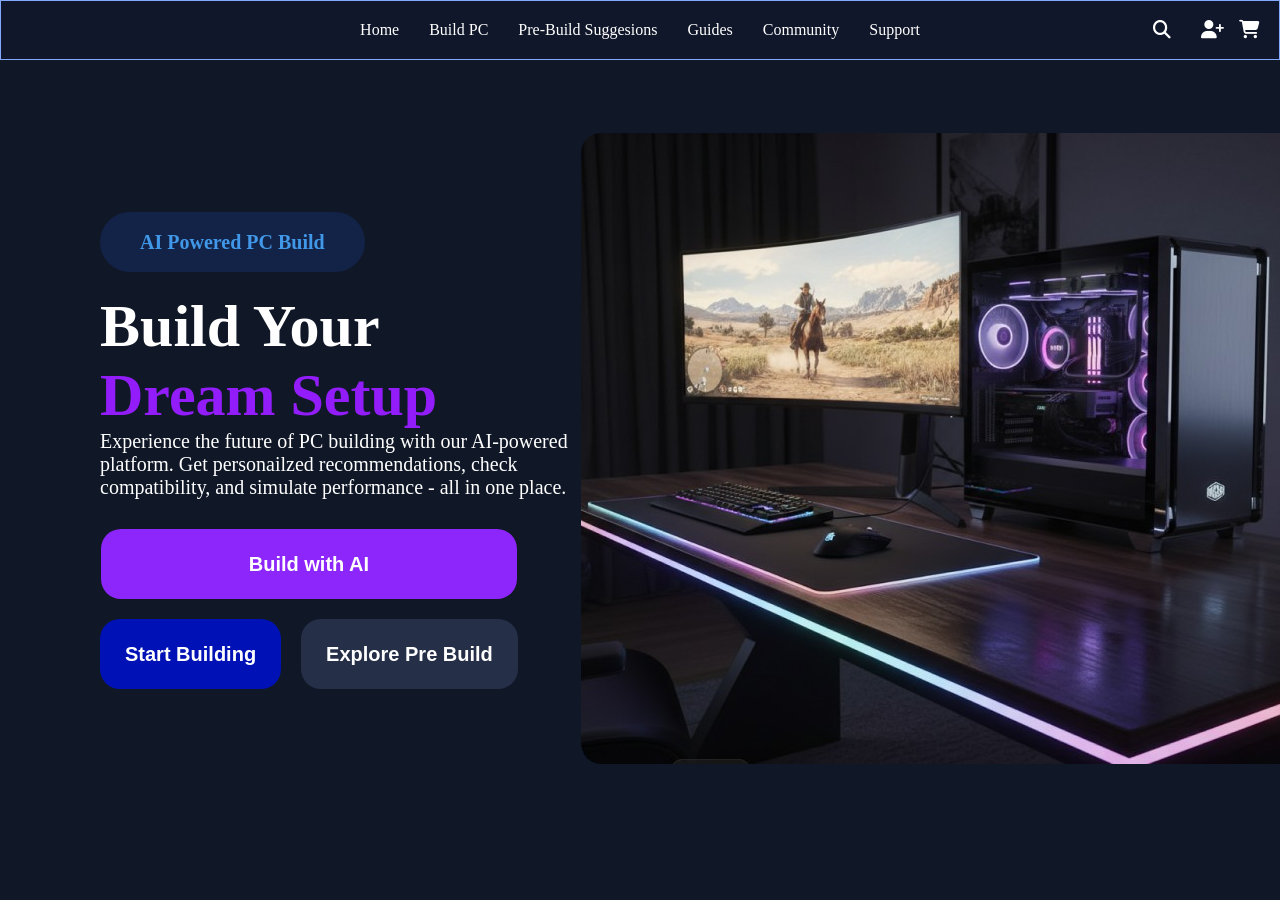
<file: pc-fusion-project-main (2)/pc-fusion-project-main/index.html>
<!DOCTYPE html>
<html lang="en">
<head>
    <meta charset="UTF-8">
    <meta name="viewport" content="width=device-width, initial-scale=1.0">
    <title>PC Builder Home Page</title>
    <link rel="stylesheet" href="./index.css">
    <link rel="stylesheet" href="https://cdnjs.cloudflare.com/ajax/libs/font-awesome/6.5.0/css/all.min.css">

</head>
<body>

    <!-- Start of Navigation Section -->

    <div id="nav">
        <div class="nav-section left" id="logo">

        </div>

        <div class="nav-section center" id="links">
            <a href="index.html">Home</a>
            <a href="buildPC.html">Build PC</a>
            <a href="buildsuggest.html">Pre-Build Suggesions</a>
            <a href="guides.php">Guides</a>
            <a href="comunity.html">Community</a>
            <a href="support.html">Support</a>
        </div>

        <!-- This section is for Search bar and User icon -->

        <div class="nav-section right">
            <div id="search-container">
                <i class="fa fa-search"></i>
                <input type="search" placeholder="Search here ...">
            </div>
            <div id="user">
                <a href="./login.html">
                    <i class="fa-solid fa-user-plus"></i>
                </a>
            </div>
            <div id="cart">
                <a href="./cart.html">
                    <i class="fa-solid fa-cart-shopping"></i>
                </a>
            </div>
        </div>
    </div>

    <!-- End of Navigation Section -->

    <!-- This is the Main Content Section -->

    <div id="main">
        <div id="left">
            <div id="left-top">
                <!-- <button class="btn-ai" type="button">AI Powered PC Build</button> -->
                <h3>AI Powered PC Build</h3>
            </div>
            
            <div id="left-mid">
                <h1>Build Your <span>Dream Setup</span></h1>
                <p>Experience the future of PC building with our AI-powered platform. Get personailzed recommendations, check compatibility, and simulate performance - all in one place.</p>
            </div>

            <div id="left-bottom">
                <a href="#">
                    <button class="btn" id="btn-ai" type="button">Build with AI</button>
                </a>
                <div id="btn-row">
                    <a href="buildPC.html">
                        <button class="btn" id="btn-build" type="button">Start Building</button>
                    </a>
                    <a href="./buildsuggest.html">
                        <button class="btn" id="btn-pre-build" type="button">Explore Pre Build</button>
                    </a>
                </div>
            </div>                
        </div>

        <div id="right">
            <img src="./photos/pc.jpg" alt="Computer Setup" srcset="">
        </div>
        
    </div>

    <script src="./script.js"></script>

</body>
</html>
</file>
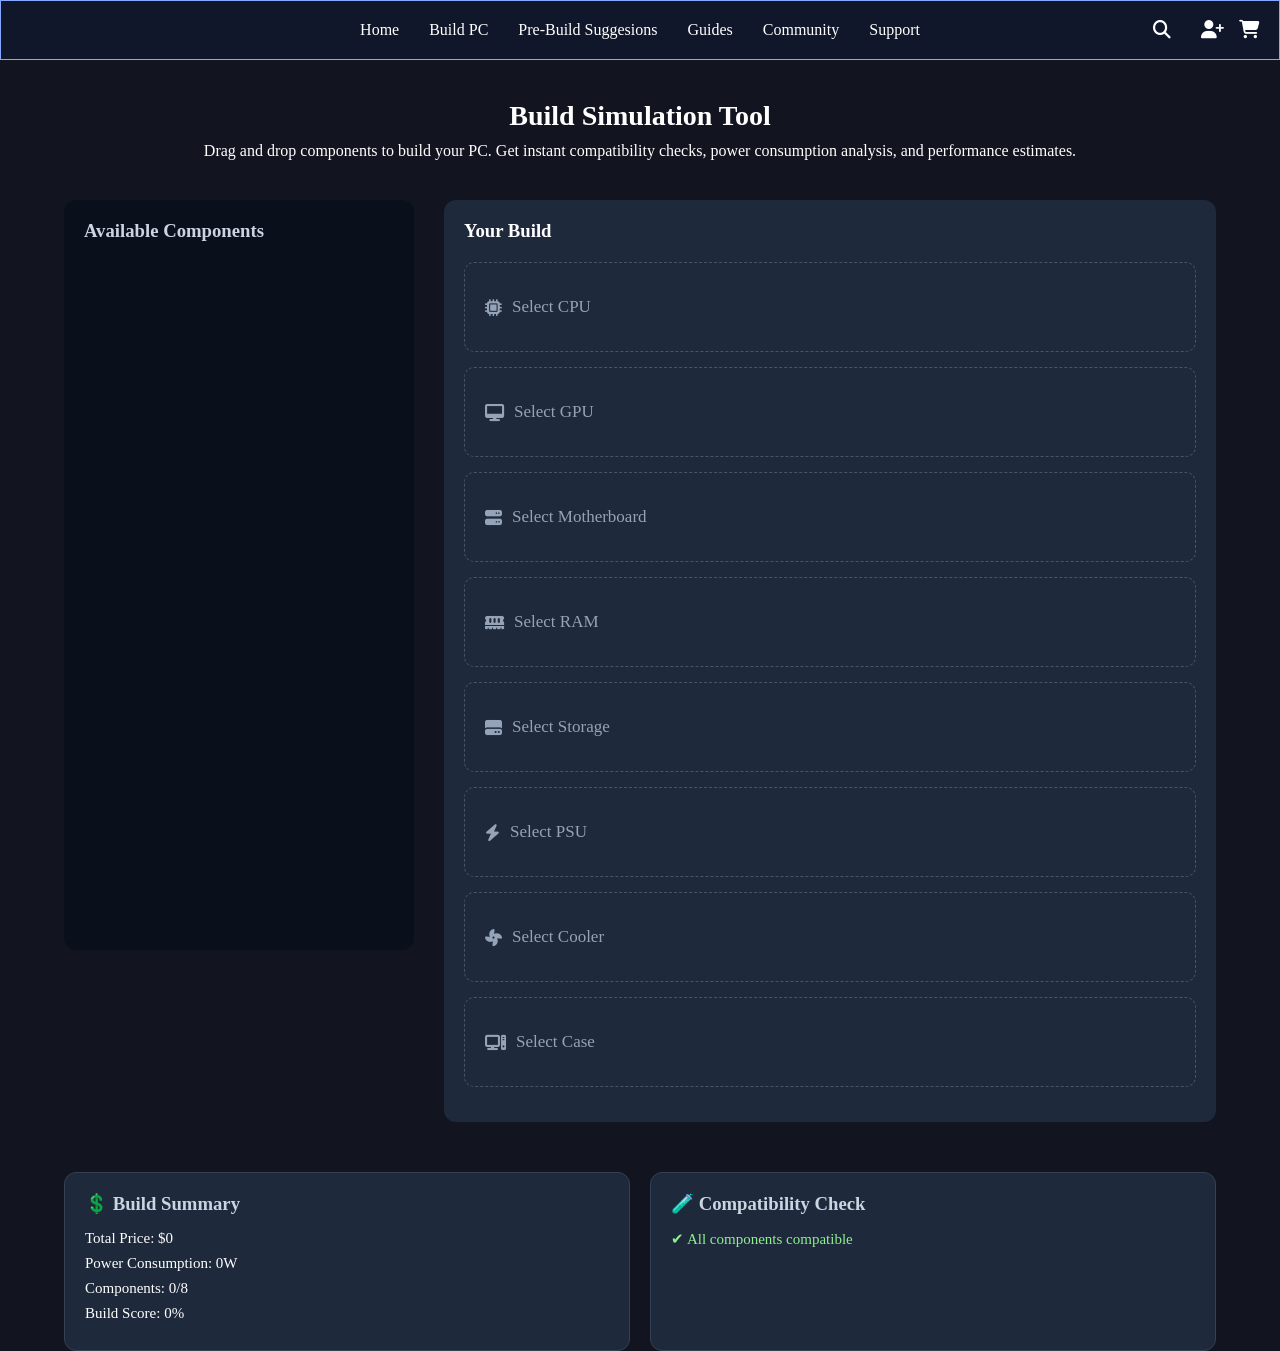
<file: pc-fusion-project-main (2)/pc-fusion-project-main/buildPC.html>
<!DOCTYPE html>
<html lang="en">
<head>
    <meta charset="UTF-8">
    <meta name="viewport" content="width=device-width, initial-scale=1.0">
    <title>Build PC</title>
    <link rel="stylesheet" href="buildPC.css">
    <link rel="stylesheet" href="https://cdnjs.cloudflare.com/ajax/libs/font-awesome/6.5.0/css/all.min.css">

</head>
<body>

    <!-- Start of Navigation Section -->

    <div id="nav">
        <div class="nav-section left" id="logo">

        </div>

        <div class="nav-section center" id="links">
            <a href="index.html">Home</a>
            <a href="buildPC.html">Build PC</a>
            <a href="buildsuggest.html">Pre-Build Suggesions</a>
            <a href="guides.php">Guides</a>
            <a href="comunity.html">Community</a>
            <a href="support.html">Support</a>
        </div>

        <!-- This section is for Search bar and User icon -->

        <div class="nav-section right">
            <div id="search-container">
                <i class="fa fa-search"></i>
                <input type="search" placeholder="Search here ...">
            </div>
            <div id="user">
                <a href="./signup.html">
                    <i class="fa-solid fa-user-plus"></i>
                </a>
            </div>
            <div id="cart">
                <a href="./cart.html">
                    <i class="fa-solid fa-cart-shopping"></i>
                </a>
            </div>
        </div>
    </div>

    <!-- End of Navigation Section -->

    <div class="page">
        <h2 class="title">Build Simulation Tool</h2>
        <p class="subtitle">Drag and drop components to build your PC. Get instant compatibility checks, power consumption analysis, and performance estimates.</p>

        <div class="pc_builder">

            <div class="available_components" id="componentList">
                <h3>Available Components</h3>
            </div>

            <div class="your_build">
                <h3>Your Build</h3>

                <div id="slot-cpu" class="slot"><i class="fa-solid fa-microchip"></i> Select CPU</div>
                <div id="slot-gpu" class="slot"><i class="fa-solid fa-desktop"></i> Select GPU</div>
                <div id="slot-motherboard" class="slot"><i class="fa-solid fa-server"></i> Select Motherboard</div>
                <div id="slot-ram" class="slot"><i class="fa-solid fa-memory"></i> Select RAM</div>
                <div id="slot-storage" class="slot"><i class="fa-solid fa-hard-drive"></i> Select Storage</div>
                <div id="slot-psu" class="slot"><i class="fa-solid fa-bolt"></i> Select PSU</div>
                <div id="slot-cooling" class="slot"><i class="fa-solid fa-fan"></i> Select Cooler</div>
                <div id="slot-case" class="slot"><i class="fa-solid fa-computer"></i> Select Case</div>
            </div>

            <div class="summary_section">
                <div class="summary_box">
                    <h3>💲 Build Summary</h3>
                    <p>Total Price: <span id="total-price">$0</span></p>
                    <p>Power Consumption: <span id="power-usage">0W</span></p>
                    <p>Components: <span id="component-count">0/8</span></p>
                    <p>Build Score: <span id="build-score">0%</span></p>
                </div>

                <div class="compatibility_box">
                    <h3>🧪 Compatibility Check</h3>
                    <p id="compatibility-status" style="color: lightgreen;">
                    ✔ All components compatible
                    </p>
                </div>
            </div>


        </div>
    </div>

    <script src="./script.js"></script>
</body>
</html>
</file>
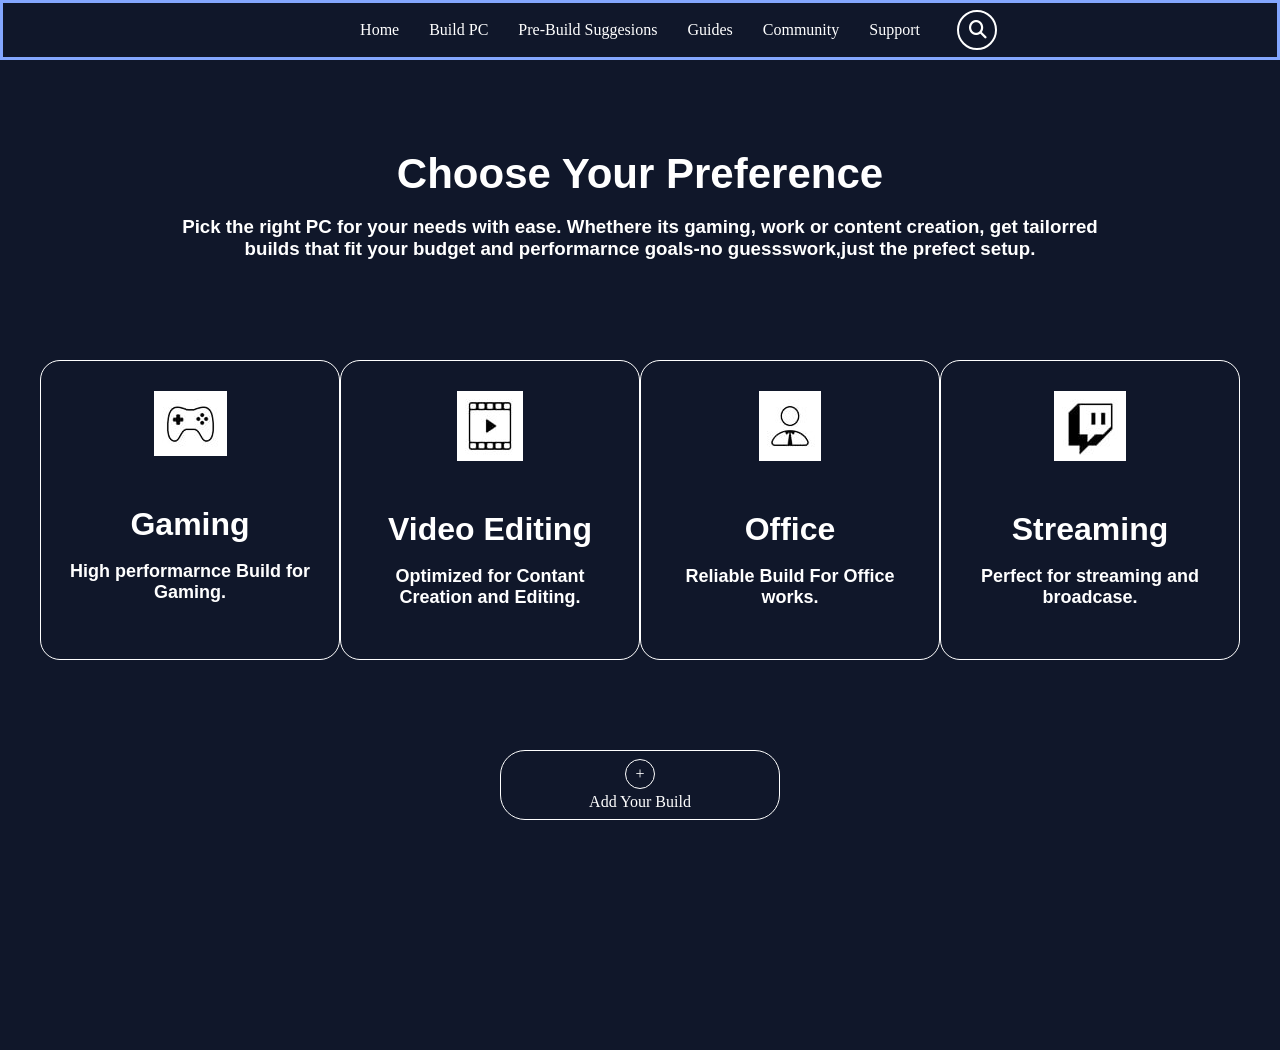
<file: pc-fusion-project-main (2)/pc-fusion-project-main/buildsuggest.html>
<!DOCTYPE html>
<html lang="en">

<head>
    <meta charset="UTF-8">
    <meta name="viewport" content="width=device-width, initial-scale=1.0">
    <title>Document</title>
    <link rel="stylesheet" href="buildsuggest.css">
    <link rel="stylesheet" href="https://cdnjs.cloudflare.com/ajax/libs/font-awesome/6.5.0/css/all.min.css">
</head>

<body>
    <div id="nav">
        <div class="nav-section left" id="logo">

        </div>

        <div class="nav-section center" id="links">
            <a href="index.html">Home</a>
            <a href="buildPC.html">Build PC</a>
            <a href="buildsuggest.html">Pre-Build Suggesions</a>
            <a href="guides.php">Guides</a>
            <a href="comunity.html">Community</a>
            <a href="support.html">Support</a>
        </div>

        <!-- This section is for Search bar and User icon -->

        <div class="nav-section right">
            <div id="search-container">
                <i class="fa fa-search"></i>
                <input type="search" placeholder="Search here ...">
            </div>
        </div>
    </div>

    <!-- ------Content---------- -->

    <div class="text">
        <h1>Choose Your Preference</h1>
        <br>
        <h3>Pick the right PC for your needs with ease. Whethere its gaming, work or content creation, get tailorred
            <br>
            builds that fit your budget and performarnce goals-no guessswork,just the prefect setup.
        </h3>
    </div>

    <div class="cards">

        <a href="Pre-build-gaming.html" style="color: white; text-decoration: none;">
            <div style="color: white;" class="card">
                <img src="./photos/GameController.jpg" alt="error">
                <h1>Gaming</h1>
                <br>
                <h2>High performarnce Build for Gaming.</h2>
            </div>
        </a>
        <a href="Pre_build_Editing.html" style="color: white; text-decoration: none;">
            <div style="color: white;" class="card">
                <img src="./photos/Video.jpg" alt="error">
                <h1>Video Editing</h1>
                <br>
                <h2>Optimized for Contant Creation and Editing.</h2>
            </div>
        </a>

        <a href="Pre-build-office.html" style="color: white; text-decoration: none;">
            <div style="color: white;" class="card">
                <img src="./photos/Manager.jpg" alt="error">
                <h1>Office</h1>
                <br>
                <h2>Reliable Build For Office works.</h2>
            </div>
        </a>
        <a href="Pre_build_Streaming.html" style="color: white; text-decoration: none;">
            <div style="color: white;" class="card">
                <img src="./photos/Twitch.jpg" alt="error">
                <h1>Streaming</h1>
                <br>
                <h2>Perfect for streaming and broadcase.</h2>
            </div>
        </a>
    </div>

    <!-- ---------------end----------- -->

    <div class="add-build-btn">
        <a href="comunity.html"><span class="plus">+</span>Add Your Build</a>
    </div>


</body>

</html>
</file>
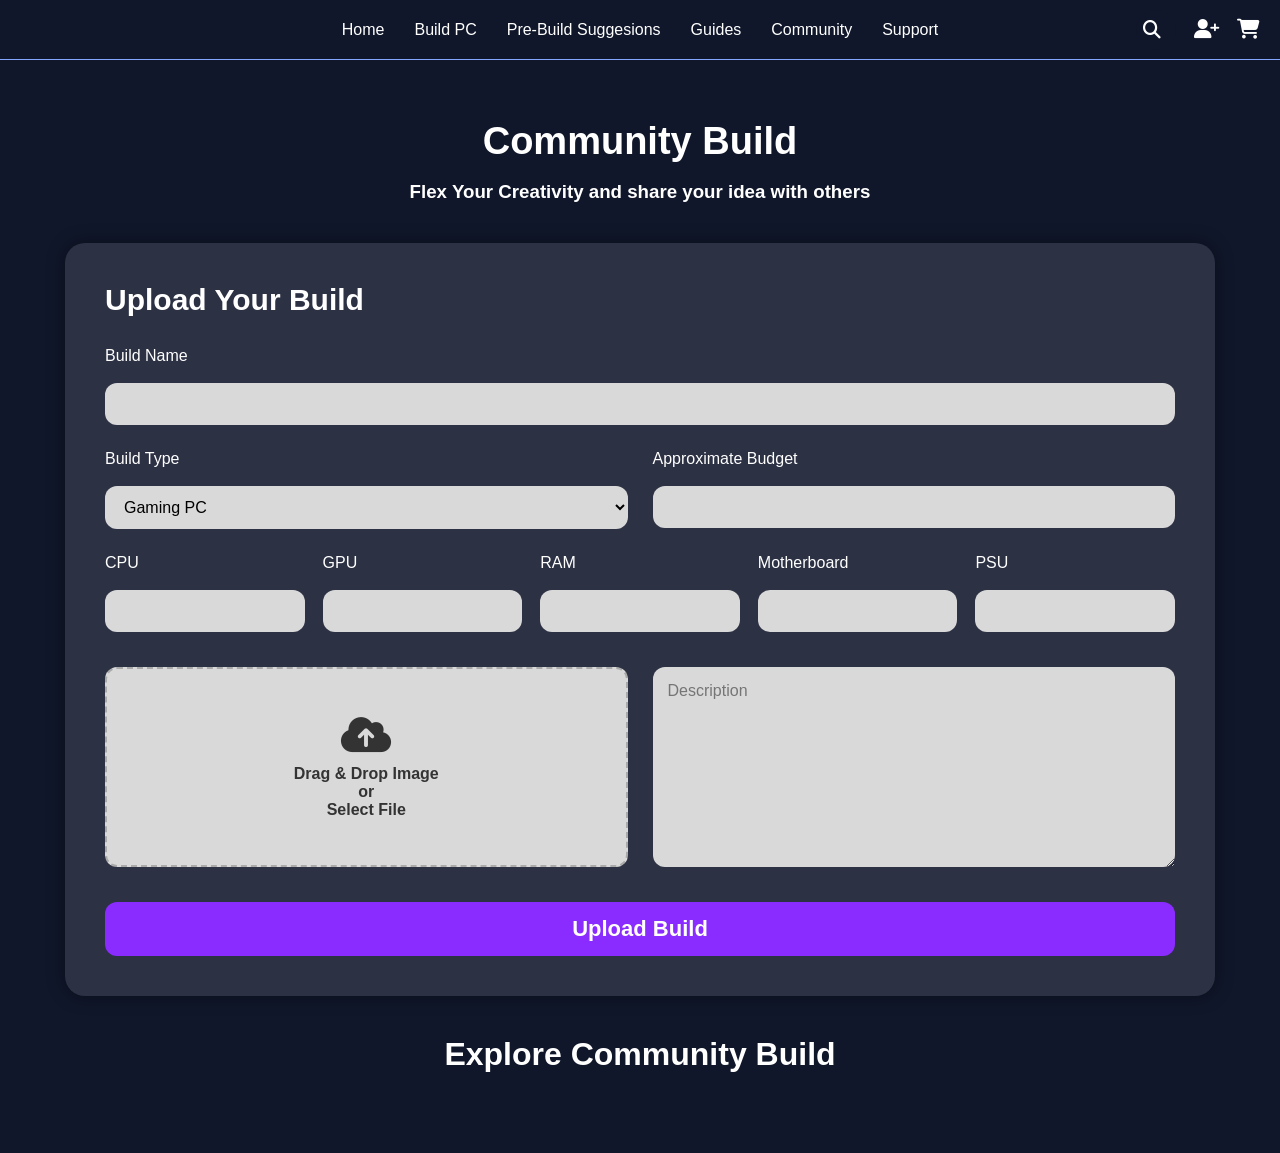
<file: pc-fusion-project-main (2)/pc-fusion-project-main/comunity.html>
<!DOCTYPE html>
<html lang="en">

<head>
    <meta charset="UTF-8">
    <meta name="viewport" content="width=device-width, initial-scale=1.0">
    <title>PC Builder Home Page</title>
    <link rel="stylesheet" href="comunity.css">
    <link rel="stylesheet" href="https://cdnjs.cloudflare.com/ajax/libs/font-awesome/6.5.0/css/all.min.css">

</head>

<body>

    <!-- Start of Navigation Section -->

    <div id="nav">

        <div class="nav-section left" id="logo">

        </div>

        <div class="nav-section center" id="links">
            <a href="index.html">Home</a>
            <a href="buildPC.html">Build PC</a>
            <a href="buildsuggest.html">Pre-Build Suggesions</a>
            <a href="guides.php">Guides</a>
            <a href="comunity.html">Community</a>
            <a href="support.html">Support</a>
        </div>

        <div class="nav-section right">

            <div id="search-container">
                <i class="fa fa-search"></i>
                <input type="search" placeholder="Search here ...">
            </div>

            <div id="user">
                <a href="./signup.html">
                <i class="fa-solid fa-user-plus"></i>
                </a>
            </div>

            <div id="cart">
                <a href="./cart.html">
                    <i class="fa-solid fa-cart-shopping"></i>
                </a>
            </div>

        </div>
    </div>

    <!-- End of Navigation Section -->

    <!-- --------------------------community build text----------------- -->
    <div class="title">
        <h1>Community Build</h1>
        <br>
        <h3>Flex Your Creativity and share your idea with others</h3>
    </div>
    <!-- -------------------------------------- -->

    <form class="form-container" action="upload_build.php" method="POST" enctype="multipart/form-data">


        <h2>Upload Your Build</h2>

        <div class="line1">
            <label>Build Name</label>
            <br><br>
            <input type="text" name="build_name" required>
        </div>

        <div class="line2">
            <div>
                <label>Build Type</label>
                <br><br>
                <select name="build_type" required>
                    <option value="Gaming PC">Gaming PC</option>
                    <option value="Video Editing">Video Editing</option>
                    <option value="Office">Office</option>
                </select>
            </div>

            <div>
                <label>Approximate Budget</label>
                <br><br>
                <input type="text" name="budget" required>
            </div>
        </div>

        <div class="line3">
            <div>
                <label>CPU</label>
                <br><br>
                <input type="text" name="cpu">
            </div>
            <div>
                <label>GPU</label>
                <br><br>
                <input type="text" name="gpu">
            </div>
            <div>
                <label>RAM</label>
                <br><br>
                <input type="text" name="ram">
            </div>
            <div>
                <label>Motherboard</label>
                <br><br>
                <input type="text" name="motherboard">
            </div>
            <div>
                <label>PSU</label>
                <br><br>
                <input type="text" name="psu">
            </div>
        </div>

        <div class="line4">
            <div class="upload-box">
                <i class="fa-solid fa-cloud-arrow-up"></i>
                <p>Drag & Drop Image<br>or<br>Select File</p>
                <input type="file" name="image">
            </div>

            <textarea name="description" placeholder="Description"></textarea>
        </div>

        <button class="upload-btn" type="submit">Upload Build</button>
    
    </form>




    <div class="explorebuild">
        <h1 style="color: white;">Explore Community Build</h1>
    </div>

    <div class="explorebuild-cards" id="buildCards"></div>


    </div>


    <script>
        document.addEventListener("DOMContentLoaded", () => {

            const searchContainer = document.getElementById("search-container");
            const searchIcon = document.querySelector("#search-container .fa");
            const searchInput = document.querySelector("#search-container input");

            function toggleSearchBar(){
                const isActive = searchContainer.classList.toggle("active");
                if(isActive) searchInput.focus();
                else searchInput.value = "";
            }

            function closeSearchBar(event){
                if(!searchContainer.contains(event.target)){
                    searchContainer.classList.remove("active");
                    searchInput.value = "";
                }
            }

            function closeOnEsc(event){
                if(event.key === "Escape"){
                    searchContainer.classList.remove("active");
                    searchInput.value = "";
                }
            }

            searchIcon.addEventListener("click", toggleSearchBar);
            document.addEventListener("click", closeSearchBar);
            document.addEventListener("keydown", closeOnEsc);

            fetch("fetch_builds.php")
            .then(res => res.json())
            .then(data => {
                const container = document.getElementById("buildCards");

                if (data.length === 0) {
                    container.innerHTML = "<p style='color:white;text-align:center;'>No builds uploaded yet.</p>";
                    return;
                }

                data.forEach(build => {
                    const card = document.createElement("div");
                    card.classList.add("build-card");

                    card.innerHTML = `
                        <div class="build-img">
                            <img src="photos/${build.image}" alt="">
                        </div>

                        <h2>${build.build_name}</h2>

                        <div class="basic-info">
                            <p><strong>Type:</strong> ${build.build_type}</p>
                            <p><strong>Budget:</strong> ${build.budget}</p>
                        </div>

                        <div class="specs">
                            <p><strong>CPU:</strong> ${build.cpu}</p>
                            <p><strong>GPU:</strong> ${build.gpu}</p>
                            <p><strong>RAM:</strong> ${build.ram}</p>
                            <p><strong>Motherboard:</strong> ${build.motherboard}</p>
                            <p><strong>PSU:</strong> ${build.psu}</p>
                        </div>

                        <button class="view-btn">View Details</button>
                    `;


                    container.appendChild(card);
                })
            })


        });
    </script>



</body>

</html>
</file>
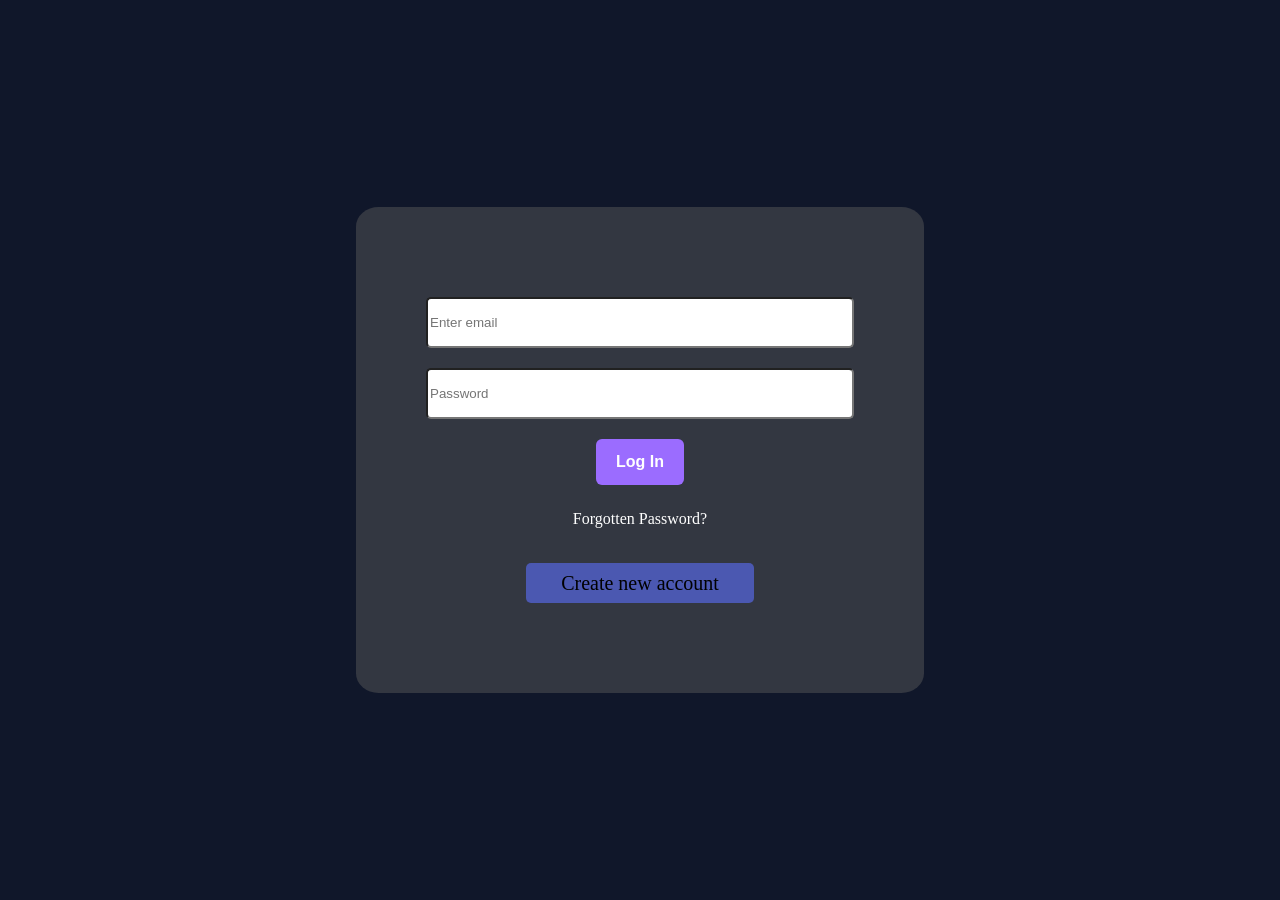
<file: pc-fusion-project-main (2)/pc-fusion-project-main/login.html>
<!DOCTYPE html>
<html lang="en">

<head>
    <meta charset="UTF-8">
    <meta name="viewport" content="width=device-width, initial-scale=1.0">
    <title>Document</title>
    <link rel="stylesheet" href="login.css">
</head>

<body>


    <form action="login-val.php" class="login-form" id="login-form" method="post">
        <fieldset>
            <input type="text" name="email" id="email" placeholder="Enter email" required>
            <span id="eemail"></span>

            <input type="password" name="pass" id="pass" placeholder="Password" required>
            <span id="epass"></span>

            <div class="login-btn">
                <!-- <input type="button" value="Login" onclick="fun()"> -->
                <button type="submit" class="login-btn">Log In</button>
            </div>
            

            <div class="forgot-pass">
                <a href="#">Forgotten Password?</a>
            </div>

            <div class="new-account">
                <a href="signup.html">Create new account</a>
            </div>

        </fieldset>

    </form>

    <script src="login-validation.js"></script>

</body>

</html>
</file>
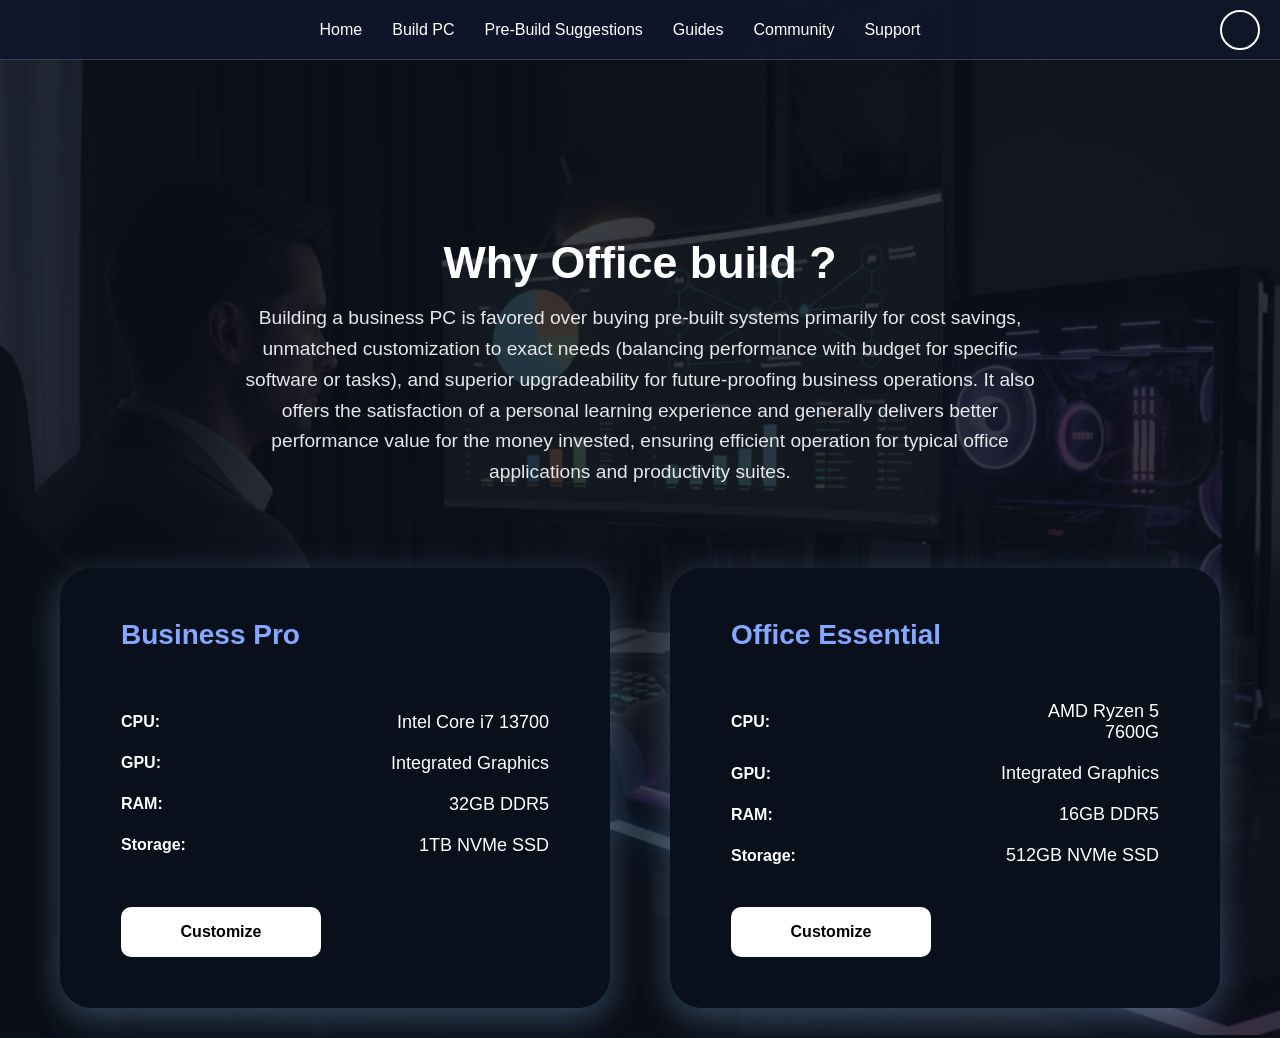
<file: pc-fusion-project-main (2)/pc-fusion-project-main/Pre-build-office.html>
<!DOCTYPE html>
<html lang="en">
<head>
  <meta charset="UTF-8" />
  <meta name="viewport" content="width=device-width, initial-scale=1.0" />
  <title>PC Builder Office Page</title>
  <link rel="stylesheet" href="pre-build-office.css" />

</head>
<body>

  <!-- Navigation -->
  <div id="nav1">
    <div class="nav-section left" id="logo"></div>

    <div class="nav-section center" id="links">
      <a href="index.html">Home</a>
      <a href="buildPC.html">Build PC</a>
      <a href="buildsuggest.html">Pre-Build Suggestions</a>
      <a href="guides.php">Guides</a>
      <a href="comunity.html">Community</a>
      <a href="support.html">Support</a>
    </div>

    <div class="nav-section right">
      <div id="search-container">
        <i class="fa fa-search"></i>
        <input type="search" placeholder="Search here ..." />
      </div>
    </div>
  </div>

  <!--  Hero Section with Background -->
  <section class="hero-section">
    <img src="photos/preBuildoffice image.png" class="hero-image" alt="Office build image" />
    <div class="overlay"></div>

    <div class="text-overlay">
      <h1>Why Office build ?</h1>
      <p>
       Building a business PC is favored over buying pre-built systems 
       primarily for cost savings, unmatched customization to exact needs
        (balancing performance with budget for specific software or tasks), 
        and superior upgradeability for future-proofing business operations. It also offers the satisfaction of a personal learning experience and generally delivers better performance value for the money invested, ensuring efficient operation for 
       typical office applications and productivity suites.</p>
    </div>

    <!-- Cards now over the background -->
    <div class="cards-container">
      <!--  Business Pro -->
      <div class="card business-pro">
        <h2 class="business-title">Business Pro</h2>
        <div class="specs">
          <div class="row">
            <span class="business-label1">CPU:</span>
            <span class="business-value1">Intel Core i7 13700</span>
          </div>
          <div class="row">
            <span class="business-label2">GPU:</span>
            <span class="business-value2">Integrated Graphics</span>
          </div>
          <div class="row">
            <span class="business-label3">RAM:</span>
            <span class="business-value3">32GB DDR5</span>
          </div>
          <div class="row">
            <span class="business-label4">Storage:</span>
            <span class="business-value4">1TB NVMe SSD</span>
          </div>
        </div>
        <button class="btn-business">Customize</button>
      </div>

      <!-- Office Essential -->
      <div class="card office-essential">
        <h2 class="office-title">Office Essential</h2>
        <div class="specs">
          <div class="row">
            <span class="office-label1">CPU:</span>
            <span class="office-value1">AMD Ryzen 5 7600G</span>
          </div>
          <div class="row">
            <span class="office-label2">GPU:</span>
            <span class="office-value2">Integrated Graphics</span>
          </div>
          <div class="row">
            <span class="office-label3">RAM:</span>
            <span class="office-value3">16GB DDR5</span>
          </div>
          <div class="row">
            <span class="office-label4">Storage:</span>
            <span class="office-value4">512GB NVMe SSD</span>
          </div>
        </div>
        <button class="btn-office">Customize</button>
      </div>
    </div>
  </section>

</body>
</html>
</file>
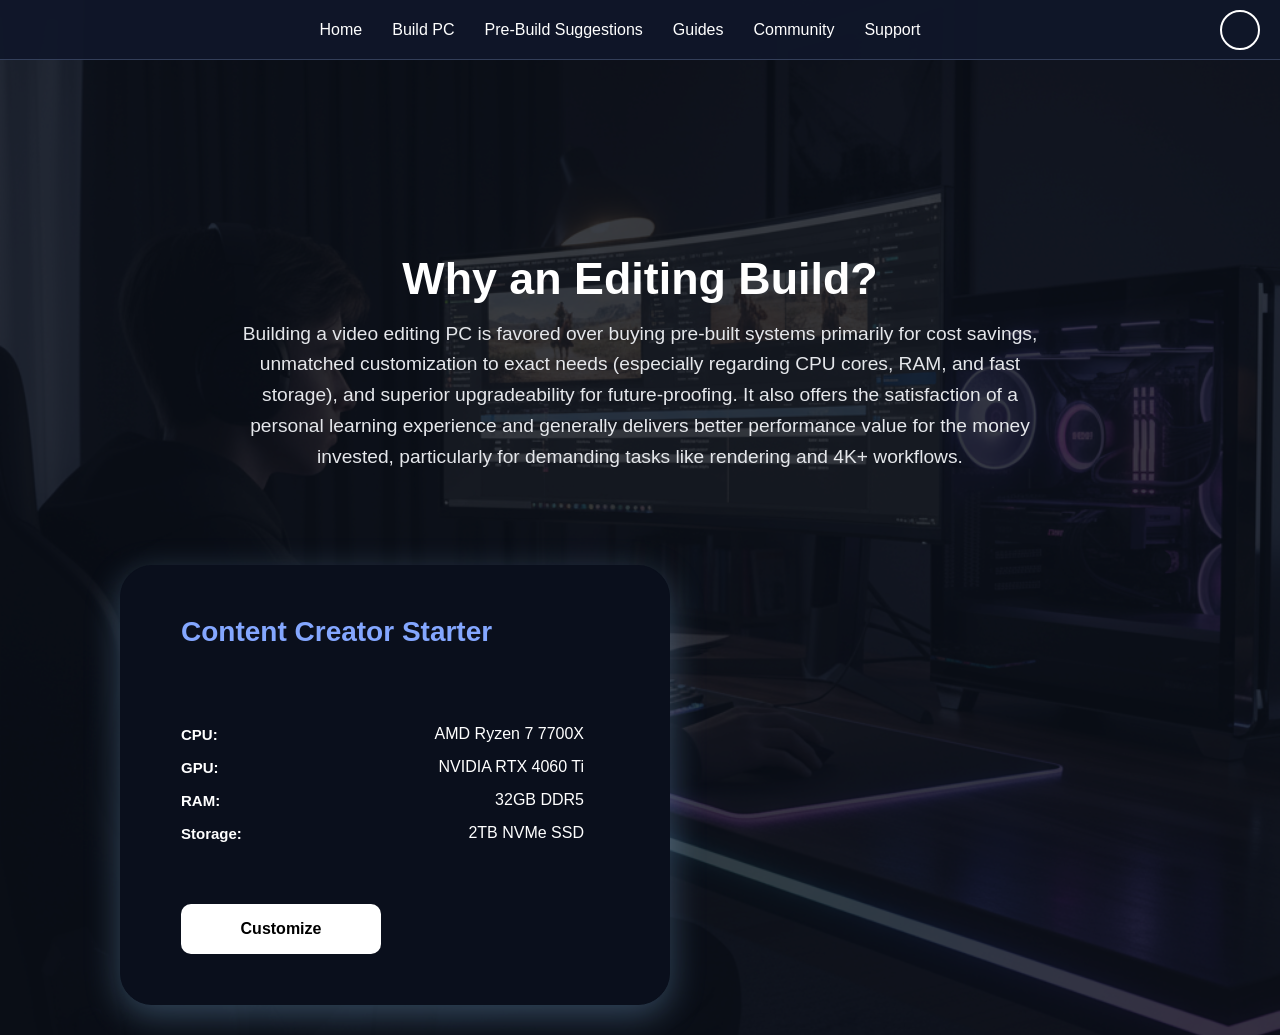
<file: pc-fusion-project-main (2)/pc-fusion-project-main/Pre_build_Editing.html>
<!DOCTYPE html>
<html lang="en">
<head>
  <meta charset="UTF-8" />
  <meta name="viewport" content="width=device-width, initial-scale=1.0" />
  <title>PC Builder Editing Page</title>
  <link rel="stylesheet" href="Pre_build_Editing.css" />
</head>
<body>

  <!-- Navigation -->
  <div id="nav1">
    <div class="nav-section left" id="logo"></div>

    <div class="nav-section center" id="links">
      <a href="index.html">Home</a>
      <a href="buildPC.html">Build PC</a>
      <a href="buildsuggest.html">Pre-Build Suggestions</a>
      <a href="guides.php">Guides</a>
      <a href="comunity.html">Community</a>
      <a href="support.html">Support</a>
    </div>

    <div class="nav-section right">
      <div id="search-container">
        <i class="fa fa-search"></i>
        <input type="search" placeholder="Search here ..." />
      </div>
    </div>
  </div>

  <!--  Hero Section with Background -->
  <section class="hero-section">
    <img src="photos/Pre_Editing Image.png" class="hero-image" alt="Editing build image" />
    <div class="overlay"></div>

    <div class="text-overlay">
      <h1>Why an Editing Build?</h1>
      <p>
        Building a video editing PC is favored over buying pre-built systems primarily for cost savings,
        unmatched customization to exact needs (especially regarding CPU cores, RAM, and fast storage),
        and superior upgradeability for future-proofing. It also offers the satisfaction of a personal
        learning experience and generally delivers better performance value for the money invested,
        particularly for demanding tasks like rendering and 4K+ workflows.
      </p>
    </div>

    <!-- Cards now over the background -->
    <div class="cards-container">
      <!-- 🎥 Editing Build -->
      <div class="card editing-build">
        <h2 class="editing-title">Content Creator Starter</h2>
        <div class="specs">
          <div class="row">
            <span class="editing-label1">CPU:</span>
            <span class="editing-value1">AMD Ryzen 7 7700X</span>
          </div>
          <div class="row">
            <span class="editing-label2">GPU:</span>
            <span class="editing-value2">NVIDIA RTX 4060 Ti</span>
          </div>
          <div class="row">
            <span class="editing-label3">RAM:</span>
            <span class="editing-value3">32GB DDR5</span>
          </div>
          <div class="row">
            <span class="editing-label4">Storage:</span>
            <span class="editing-value4">2TB NVMe SSD</span>
          </div>
        </div>
        <button class="btn-editing">Customize</button>
      </div>
    </div>
  </section>

</body>
</html>
</file>
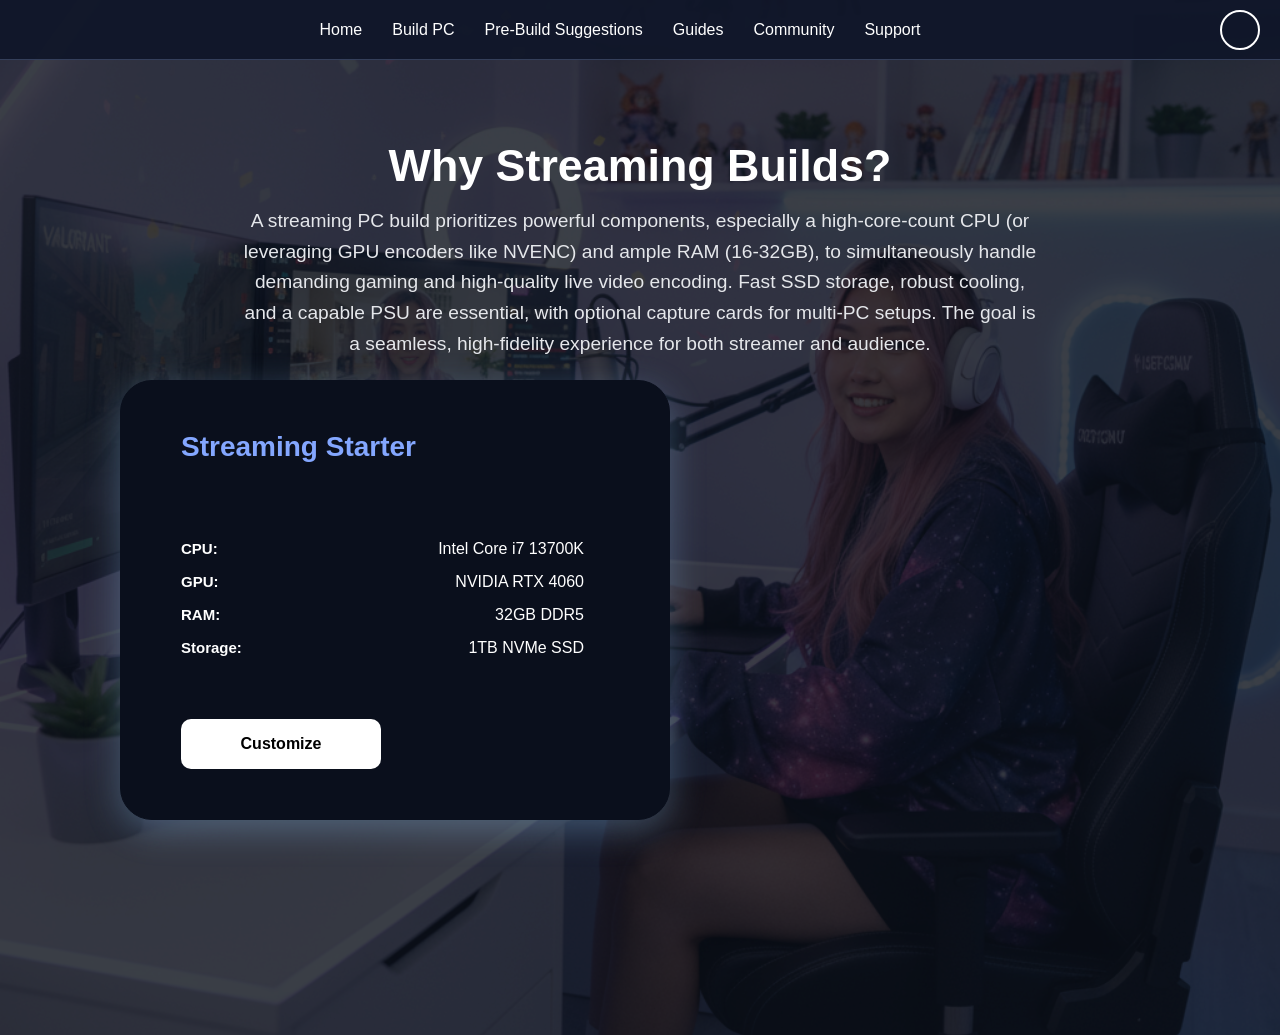
<file: pc-fusion-project-main (2)/pc-fusion-project-main/Pre_build_Streaming.html>
<!DOCTYPE html>
<html lang="en">
<head>
  <meta charset="UTF-8" />
  <meta name="viewport" content="width=device-width, initial-scale=1.0" />
  <title>PC Builder Streaming Page</title>
  <link rel="stylesheet" href="Pre_build_Streaming.css" />
</head>
<body>

  <!-- Navigation -->
  <div id="nav1">
    <div class="nav-section left" id="logo"></div>

    <div class="nav-section center" id="links">
      <a href="index.html">Home</a>
      <a href="buildPC.html">Build PC</a>
      <a href="buildsuggest.html">Pre-Build Suggestions</a>
      <a href="guides.php">Guides</a>
      <a href="comunity.html">Community</a>
      <a href="support.html">Support</a>
    </div>

    <div class="nav-section right">
      <div id="search-container">
        <i class="fa fa-search"></i>
        <input type="search" placeholder="Search here ..." />
      </div>
    </div>
  </div>

  <!--  Hero Section with Background -->
  <section class="hero-section">
    <img src="photos/Pre_Streaming Image.png" class="hero-image" alt="Streaming build image" />
    <div class="overlay"></div>

    <div class="text-overlay">
      <h1>Why Streaming Builds?</h1>
      <p>
        A streaming PC build prioritizes powerful components, especially a high-core-count 
        CPU (or leveraging GPU encoders like NVENC) and ample RAM (16-32GB), to simultaneously
        handle demanding gaming and high-quality live video encoding. Fast SSD storage, 
        robust cooling, and a capable PSU are essential, with optional capture cards for
        multi-PC setups. The goal is a seamless, high-fidelity experience for both streamer 
        and audience.
      </p>
    </div>

    <!-- Cards now over the background -->
    <div class="cards-container">
      <!-- 🎬 Streaming Build -->
      <div class="card streaming-build">
        <h2 class="streaming-title">Streaming Starter</h2>
        <div class="specs">
          <div class="row">
            <span class="streaming-label1">CPU:</span>
            <span class="streaming-value1">Intel Core i7 13700K</span>
          </div>
          <div class="row">
            <span class="streaming-label2">GPU:</span>
            <span class="streaming-value2">NVIDIA RTX 4060</span>
          </div>
          <div class="row">
            <span class="streaming-label3">RAM:</span>
            <span class="streaming-value3">32GB DDR5</span>
          </div>
          <div class="row">
            <span class="streaming-label4">Storage:</span>
            <span class="streaming-value4">1TB NVMe SSD</span>
          </div>
        </div>
        <button class="btn-streaming">Customize</button>
      </div>
    </div>
  </section>

</body>
</html>
</file>
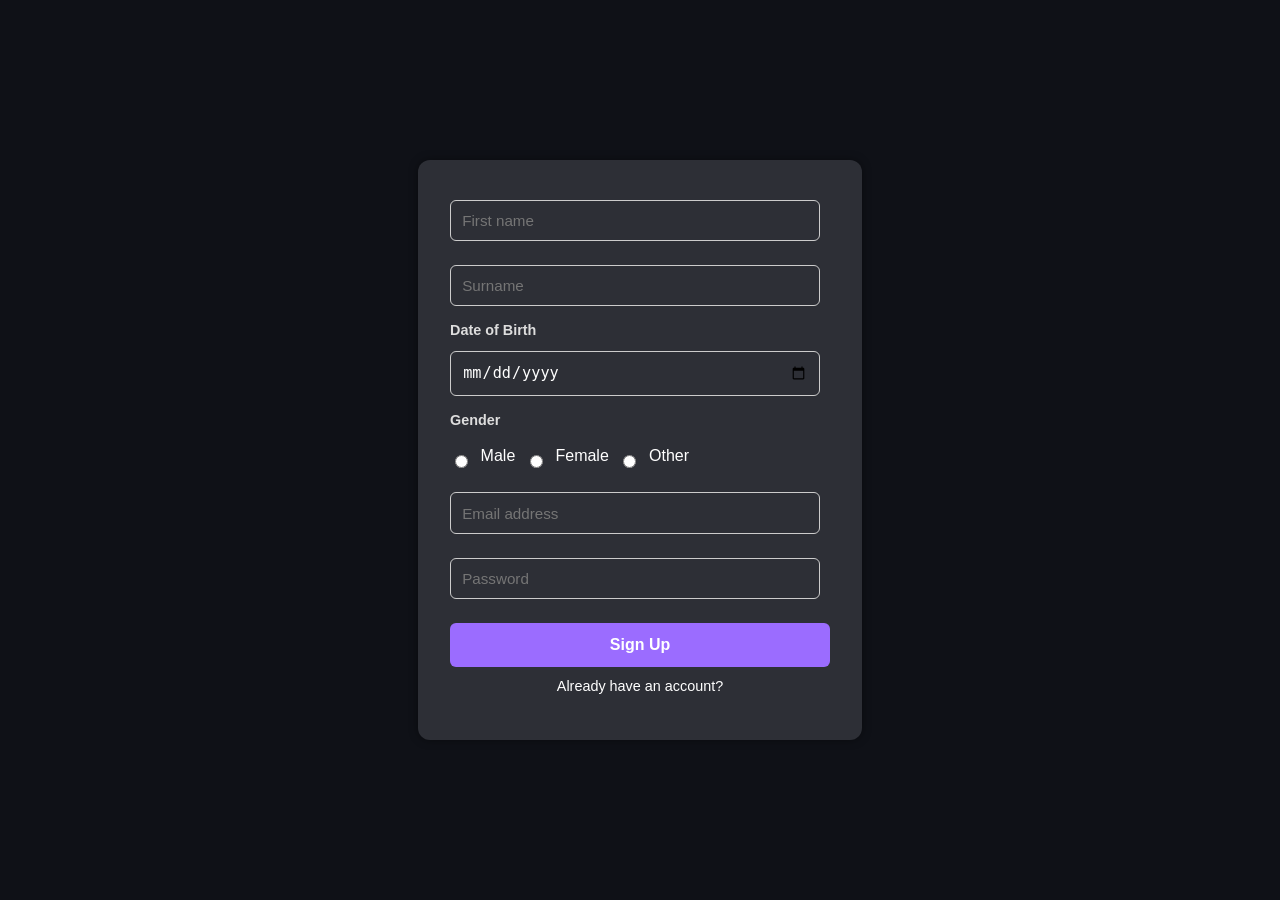
<file: pc-fusion-project-main (2)/pc-fusion-project-main/signup.html>
<!DOCTYPE html>
<html lang="en">

<head>
  <meta charset="UTF-8" />
  <meta name="viewport" content="width=device-width, initial-scale=1.0" />
  <title>Sign Up</title>
  <link rel="stylesheet" href="signup.css" />
</head>

<body>
  <div class="signup-field">
    <form class="form" action="code.php" method="post">
      <div class="name">
        <input type="text" name="fname" id="fname" placeholder="First name" required />
        <span id="efname"></span>
      </div>

      <div class="name">
        <input type="text" name="surname" id="surname" placeholder="Surname" required />
        <span id="esurname"></span>
      </div>



      <!-- Change by Avijit -->
      <label class="section-label">Date of Birth</label>

      <div class="dob-fields">
        <input type="date" name="dob" id="dob">
        <span id="edob"></span>
        <!-- <input type="number" name="dob" id="dob" placeholder="29" min="1" max="31" required /> -->

        <!-- <select required name="dob" id="dob">
          <option value="" disabled selected></option>
          <option value="1">Jan</option>
          <option value="2">Feb</option>
          <option value="3">Mar</option>
          <option value="4">Apr</option>
          <option value="5">May</option>
          <option value="6">Jun</option>
          <option value="7">Jul</option>
          <option value="8">Aug</option>
          <option value="9">Sep</option>
          <option value="10">Oct</option>
          <option value="11">Nov</option>
          <option value="12">Dec</option>
        </select> -->

        <!-- <input type="number" placeholder="2002" min="1800" max="2025" required /> -->
      </div>


      <!-- Change by Avijit -->
      <label class="section-label">Gender</label>
      <div class="gender-fields">
        <!-- <button type="button">Male</button>
        <button type="button">Female</button>
        <button type="button">Custom</button> -->
        <input type="radio" name="gender" id="genderM" value="Male">
        <label for="genderM">Male</label>
        <input type="radio" name="gender" id="genderF" value="Female">
        <label for="genderF">Female</label>
        <input type="radio" name="gender" id="genderO" value="Other">
        <label for="genderO">Other</label>
      </div>

      <div class="name">
        <input type="text" name="email" id="email" placeholder="Email address" required />
        <span id="eemail"></span>
      </div>
      <div class="name">
        <input type="password" name="pass" id="pass" placeholder="Password" required />
        <span id="epass"></span>

      </div>


      <!-- <button type="submit" class="signup-btn" >Sign Up</button> -->
      <!-- <button type="submit" class="signup-btn" onclick="fun()">Sign Up</button> -->
       <!-- <button class="signup-btn" onclick="fun()">
        <a href="success.html">Sign Up</a>
      </button> -->

      <!-- <input type="button" value="Sign Up" onclick="fun()"> -->

      <button type="submit" class="signup-btn">Sign Up</button>



      <p class="login-text"><a href="login.html">Already have an account?</a></p>


      <script src="signup-validation.js"></script>

    </form>
  </div>
</body>

</html>
</file>
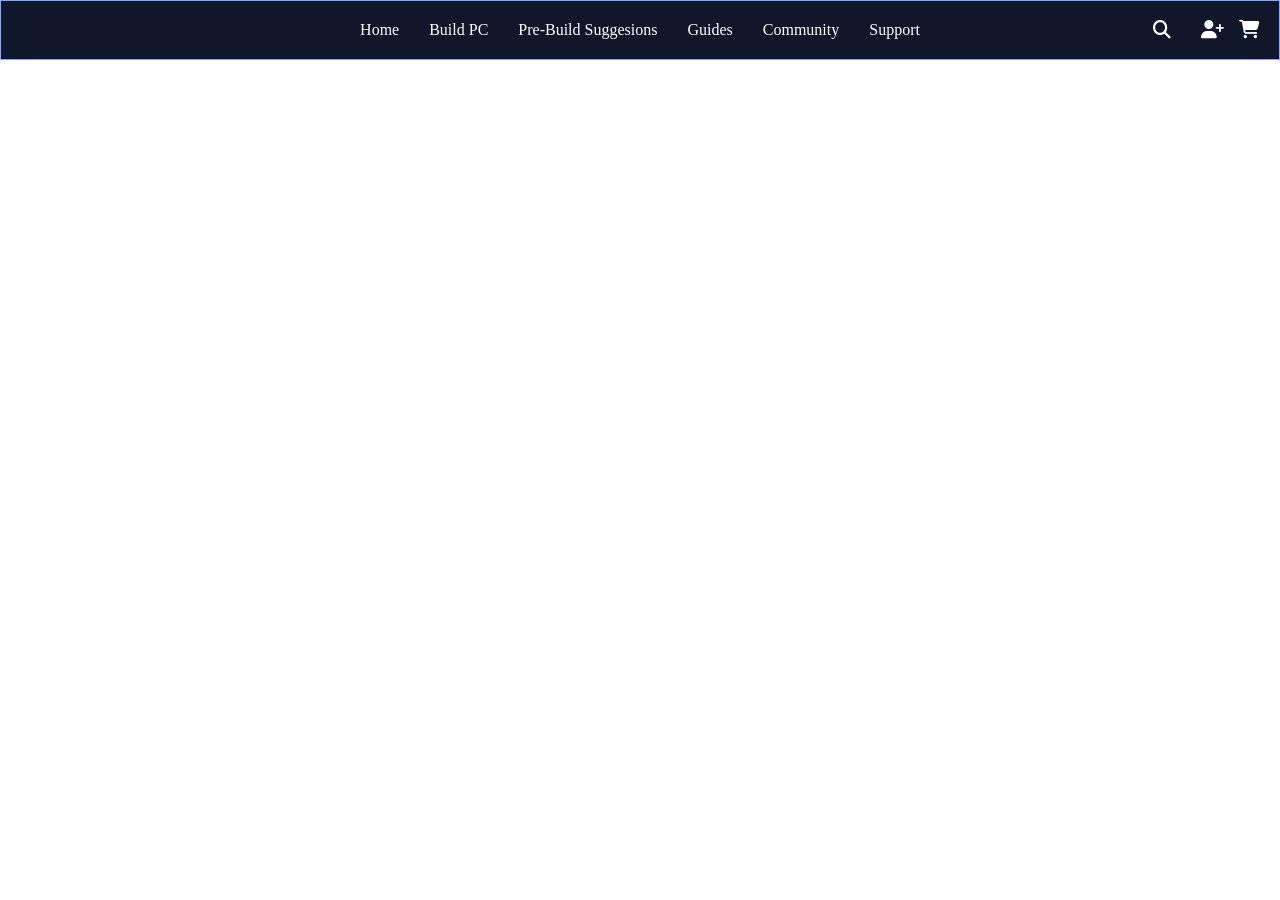
<file: pc-fusion-project-main (2)/pc-fusion-project-main/statusbar.html>
<!DOCTYPE html>
<html lang="en">
<head>
    <meta charset="UTF-8">
    <meta name="viewport" content="width=device-width, initial-scale=1.0">
    <title>Document</title>
    <link rel="stylesheet" href="./statusbar.css">
    <link rel="stylesheet" href="https://cdnjs.cloudflare.com/ajax/libs/font-awesome/6.5.0/css/all.min.css">
</head>
<body>
        <div id="nav">
        <div class="nav-section left" id="logo">

        </div>

        <div class="nav-section center" id="links">
            <a href="index.html">Home</a>
            <a href="buildPC.html">Build PC</a>
            <a href="./buildsuggest.html">Pre-Build Suggesions</a>
            <a href="guides.php">Guides</a>
            <a href="comunity.html">Community</a>
            <a href="support.html">Support</a>
        </div>

        <!-- This section is for Search bar and User icon -->

        <div class="nav-section right">
            <div id="search-container">
                <i class="fa fa-search"></i>
                <input type="search" placeholder="Search here ...">
            </div>
            <div id="user">
                <a href="./signup.html">
                    <i class="fa-solid fa-user-plus"></i>
                </a>
            </div>
            <div id="cart">
                <a href="./cart.html">
                    <i class="fa-solid fa-cart-shopping"></i>
                </a>
            </div>
        </div>
    </div>
    <script src="./script.js"></script>
</body>
</html>
</file>
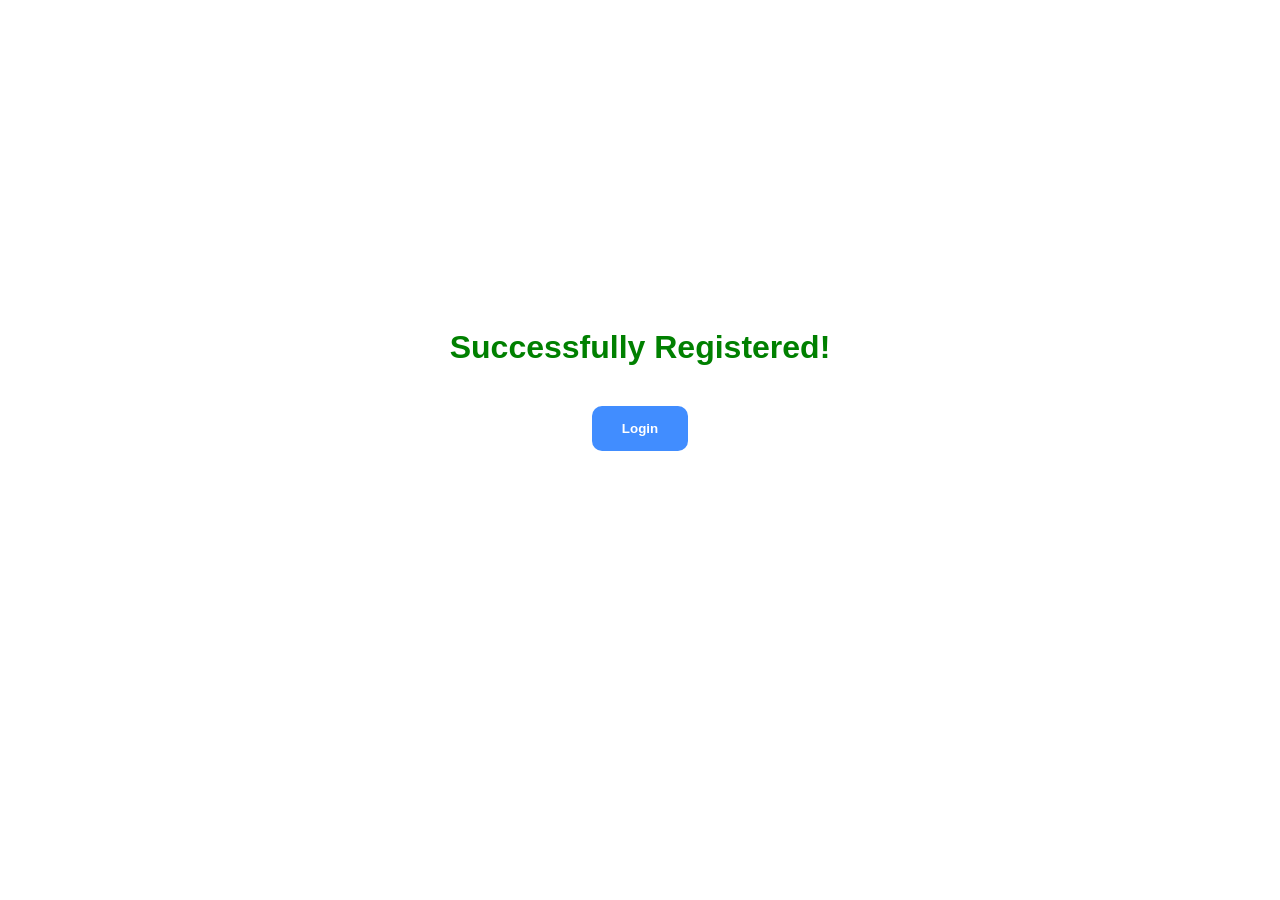
<file: pc-fusion-project-main (2)/pc-fusion-project-main/success.html>
<!DOCTYPE html>
<html lang="en">
<head>
    <meta charset="UTF-8">
    <meta name="viewport" content="width=device-width, initial-scale=1.0">
    <title>Success</title>
    <link rel="stylesheet" href="success.css">
</head>
<body>
    <h1>Successfully Registered!</h1>
    <br>
    <button class="btn"><a href="login.html">Login</a></button>
</body>
</html>
</file>
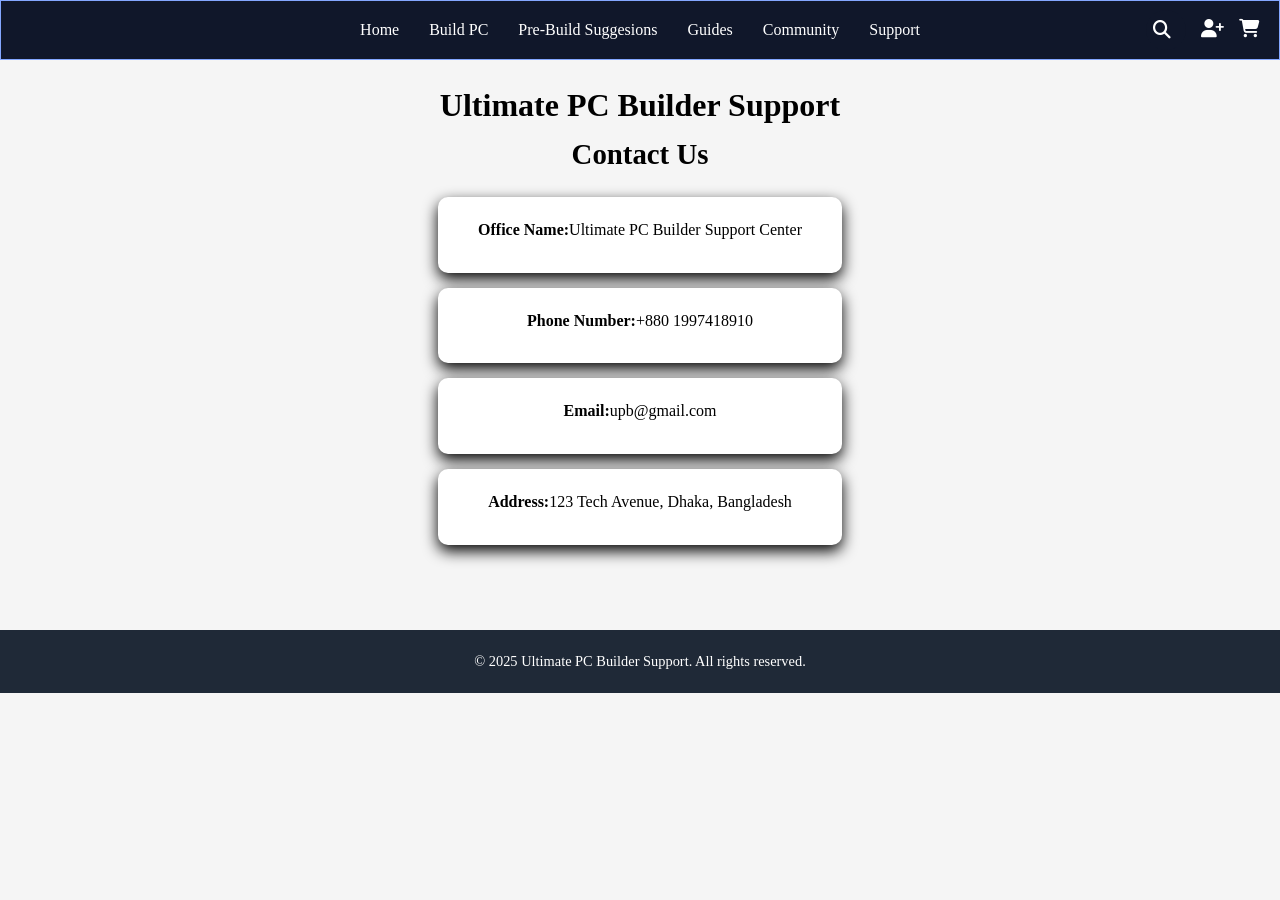
<file: pc-fusion-project-main (2)/pc-fusion-project-main/support.html>
<!DOCTYPE html>
<html lang="en">
<head>
    <meta charset="UTF-8">
    <meta name="viewport" content="width=device-width, initial-scale=1.0">
    <title>Ultimate PC Build Support - Contact</title>
    <link rel="stylesheet" href="support.css">
    <link rel="stylesheet" href="https://cdnjs.cloudflare.com/ajax/libs/font-awesome/6.5.0/css/all.min.css">
</head>
<body>

    <div id="nav">
        <div class="nav-section left" id="logo">

        </div>

        <div class="nav-section center" id="links">
            <a href="index.html">Home</a>
            <a href="buildPC.html">Build PC</a>
            <a href="buildsuggest.html">Pre-Build Suggesions</a>
            <a href="guides.php">Guides</a>
            <a href="comunity.html">Community</a>
            <a href="support.html">Support</a>
        </div>

        <!-- This section is for Search bar and User icon -->

        <div class="nav-section right">
            <div id="search-container">
                <i class="fa fa-search"></i>
                <input type="search" placeholder="Search here ...">
            </div>
            <div id="user">
                <a href="./login.html">
                    <i class="fa-solid fa-user-plus"></i>
                </a>
            </div>
            <div id="cart">
                <a href="./cart.html">
                    <i class="fa-solid fa-cart-shopping"></i>
                </a>
            </div>
        </div>
    </div>

    <div class="body">
        <div class="header">
            <h1>Ultimate PC Builder Support</h1>
            <!-- <p>Official Contact Information</p> -->
        </div>


        <div class="contact-info">
            <h2>Contact Us</h2>
            <p><strong>Office Name:</strong> Ultimate PC Builder Support Center</p>
            <p><strong>Phone Number:</strong> +880 1997418910</p>
            <p><strong>Email:</strong> upb@gmail.com</p>
            <p><strong>Address:</strong> 123 Tech Avenue, Dhaka, Bangladesh</p>
        </div>

    </div>
    <div class="footer">
        &copy; 2025 Ultimate PC Builder Support. All rights reserved.
    </div>

</body>
</html>
</file>
<file: pc-fusion-project-main (2)/pc-fusion-project-main/index.css>
*{
    margin: 0;
    padding: 0;
    box-sizing: border-box;
}

html, body{
    height: 100%;
    width: 100%;
}

#nav{
    height: 60px;
    width: 100%;
    background-color: rgba(16, 23, 42, 1);
    display: flex;
    align-items: center;
    justify-content: space-between;
    position: fixed;
    padding: 10px 20px;
    border: 1px solid rgba(132, 167, 255, 1);
    box-sizing: border-box;
    z-index: 1000;
}

/* #logo{

} */

.nav-section{
    display: flex;
    align-items: center;
}

.left, .right{
    width: 300px;
    display: flex;
    justify-content: flex-end;
    gap: 15px;
}

.center{
    flex: 1;
    justify-content: center;
}

#links{
    display: flex;
    /* justify-content: center;
    flex: 1; */
}

#links a{
    color: rgb(255, 255, 255);
    text-decoration: none;
    margin: 0 15px;
}

#search-container{
    position: relative;
    width: 40px;
    height: 40px;
    background-color: rgba(16, 23, 42, 1);
    border-radius: 20px;
    display: flex;
    align-items: center;
    justify-content: flex-end;
    transition: width 0.4s ease;
    overflow: visible;
}

#search-container input{
    position: absolute;
    right: 0;
    width: 0;
    opacity: 0;
    height: 100%;
    padding: 0 40px 0 15px;
    border: none;
    outline: none;
    font-size: 16px;
    color: black;
    background: white;
    z-index: 1;
    border-radius: 20px;
    transition: width 0.4s ease, opacity 0.3s ease;
}

/* #search-container .fa{
    color: white;
    font-size: 18px;
    padding-left: 10px;
    flex-shrink: 0;
}

#search-container:hover{
    width: 250px;
    cursor: pointer;
}

#search-container:hover input{
    display: block;
} */

#search-container.active{
    width: 250px;
}

#search-container.active input{
    width: 250px;
    opacity: 1;
}

#search-container .fa{
    position: absolute;
    right: 15px;
    font-size: 18px;
    color: white;
    cursor: pointer;
    transition: color 0.3 ease;
    z-index: 2;
}

#search-container.active .fa{
    color: black;
}

#user i, #cart i{
    color: white;
    font-size: 18px;
    cursor: pointer;
}

#main{
    min-height: 100vh;
    width: 100%;
    background-color: rgba(16, 24, 40, 1);
    display: flex;
    align-items: center;
    justify-content: space-between;
    padding: 0 50px;
    box-sizing: border-box;
}

#left{
    height: 90%;
    width: 45%;
    display: flex;
    flex-direction: column;
    align-items: flex-start;
    justify-content: center;
    padding-left: 50px;
    box-sizing: border-box;
}

#left-top{
    margin-bottom: 20px;
}

#left-mid{
    margin-bottom: 30px;
}

#left-bottom{
    display: flex;
    flex-direction: column;
    align-items: center;
    gap: 20px;
}

#left-bottom a{
    text-decoration: none;
}

#left-top h3{
    border: 0;
    line-height: 3;
    padding: 0 40px;
    font-size: 20px;
    font-weight: bold;
    background-color: rgba(19, 34, 71, 1);
    color: rgba(65, 152, 232, 1);
    border-radius: 30px;
}

#left h1{
    color: white;
    font-size: 60px;
}

#left p{
    color: white;
    font-size: 20px;
    font-weight: normal;
}

#left h1 span{
    color: rgba(147, 29, 250, 1);
    display: block;
}

#btn-ai{
    border: 0;
    line-height: 3.5;
    padding: 0 148px;
    font-size: 20px;
    background-color: rgba(141, 38, 250, 1);
    color: white;
    border-radius: 20px;
    font-weight: bold;
    display: block;
}

#btn-row{
    display: flex;
    gap: 20px;
}

#btn-build,
#btn-pre-build{
    border: 0;
    line-height: 3.5;
    padding: 0 25px;
    font-size: 20px;
    background-color: rgba(0, 18, 181, 1);
    color: white;
    border-radius: 20px;
    font-weight: bold;
}

#btn-build{
    background-color: rgba(0, 18, 181, 1);
}

#btn-pre-build{
    background-color: rgba(37, 47, 72, 1);
}

.btn{
    transition: transform 0.5s, box-shadow 0.5s;
}

.btn:hover{
    transform: scale(1.05);
}

.btn:hover{
    transform: translateY(-5px);
    box-shadow: 0 8px 20px rgba(0,0,0,0.3);
}

#right{
    height: 95%;
    width: 55%;
}

#right img{
    border-radius: 20px;
}
</file>
<file: pc-fusion-project-main (2)/pc-fusion-project-main/buildPC.css>
*{
    margin: 0;
    padding: 0;
    box-sizing: border-box;
}

html, body{
    height: 100%;
    width: 100%;
}

#nav{
    height: 60px;
    width: 100%;
    background-color: rgba(16, 23, 42, 1);
    display: flex;
    align-items: center;
    justify-content: space-between;
    position: fixed;
    padding: 10px 20px;
    border: 1px solid rgba(132, 167, 255, 1);
    box-sizing: border-box;
    z-index: 1000;
}

/* #logo{

} */

.nav-section{
    display: flex;
    align-items: center;
}

.left, .right{
    width: 300px;
    display: flex;
    justify-content: flex-end;
    gap: 15px;
}

.center{
    flex: 1;
    justify-content: center;
}

#links{
    display: flex;
    /* justify-content: center;
    flex: 1; */
}

#links a{
    color: rgb(255, 255, 255);
    text-decoration: none;
    margin: 0 15px;
}

#search-container{
    position: relative;
    width: 40px;
    height: 40px;
    background-color: rgba(16, 23, 42, 1);
    border-radius: 20px;
    display: flex;
    align-items: center;
    justify-content: flex-end;
    transition: width 0.4s ease;
    overflow: visible;
}

#search-container input{
    position: absolute;
    right: 0;
    width: 0;
    opacity: 0;
    height: 100%;
    padding: 0 40px 0 15px;
    border: none;
    outline: none;
    font-size: 16px;
    color: black;
    background: white;
    z-index: 1;
    border-radius: 20px;
    transition: width 0.4s ease, opacity 0.3s ease;
}

/* #search-container .fa{
    color: white;
    font-size: 18px;
    padding-left: 10px;
    flex-shrink: 0;
}

#search-container:hover{
    width: 250px;
    cursor: pointer;
}

#search-container:hover input{
    display: block;
} */

#search-container.active{
    width: 250px;
}

#search-container.active input{
    width: 250px;
    opacity: 1;
}

#search-container .fa{
    position: absolute;
    right: 15px;
    font-size: 18px;
    color: white;
    cursor: pointer;
    transition: color 0.3 ease;
    z-index: 2;
}

#search-container.active .fa{
    color: black;
}

#user i, #cart i{
    color: white;
    font-size: 18px;
    cursor: pointer;
}

.page {
    padding-top: 100px;
    width: 100%;
    background: #12151f;
}

.title {
    text-align: center;
    font-size: 28px;
    margin-bottom: 10px;
    color: white;
}

.subtitle {
    text-align: center;
    color: white;
    margin-bottom: 40px;
}

/* Layout */
.pc_builder {
    width: 90%;
    margin: auto;
    display: grid;
    grid-template-columns: 350px 1fr;
    gap: 30px;
}

/* Left list */
.available_components {
    background: rgb(10, 15, 28);
    color: white;
    padding: 20px;
    border-radius: 12px;
    max-height: 750px;
    overflow-y: auto;
}

.available_components h3 {
    margin-bottom: 15px;
    color: #cbd5e1;
}

.component_item {
    background: #0f172a;
    border: 1px solid #334155;
    padding: 12px;
    border-radius: 8px;
    margin-bottom: 12px;
    display: flex;
    align-items: center;
    cursor: pointer;
    transition: 0.2s;
}

.component_item:hover {
    background: #1e293b;
}

.component_item h4 {
    font-size: 16px;
}

.price {
    margin-left: auto;
    color: #38bdf8;
    font-weight: bold;
}

/* Right build slots */
.your_build {
    background: #1e293b;
    color: white;
    padding: 20px;
    border-radius: 12px;
}

.your_build h3 {
    margin-bottom: 20px;
}

.slot {
    height: 90px;
    border: 1px dashed #475569;
    border-radius: 10px;
    display: flex;
    align-items: center;
    padding-left: 20px;
    font-size: 17px;
    color: #94a3b8;
    margin-bottom: 15px;
    gap: 10px;
}

.selected_item strong {
    color: #38bdf8;
}


.summary_section {
    margin-top: 20px;
    grid-column: span 2;
    display: flex;
    gap: 20px;
}

.summary_box, .compatibility_box {
    background: #1e293b;
    padding: 20px;
    border-radius: 12px;
    flex: 1;
    border: 1px solid #334155;
}

.summary_box h3, .compatibility_box h3 {
    margin-bottom: 15px;
    color: #cbd5e1;
}

.summary_box p, .compatibility_box p {
    margin-bottom: 8px;
    color: white;
    font-size: 15px;
}
</file>
<file: pc-fusion-project-main (2)/pc-fusion-project-main/buildsuggest.css>
*{
    margin: 0;
    padding: 0;
    box-sizing: border-box;
}

html, body{
    height: 100%;
    width: 100%;
    background-color: rgba(16, 23, 42, 1);
}

#nav{
    height: 60px;
    width: 100%;
    background-color: rgba(16, 23, 42, 1);
    display: flex;
    align-items: center;
    justify-content: space-between;
    position: fixed;
    border: solid rgba(132, 167, 255, 1);
    padding: 0 20px;
    border: solid rgba(132, 167, 255, 1);
    box-sizing: border-box;
    z-index: 1000;
    top: 0;
}

.nav-section{
    display: flex;
    align-items: center;
}

.left, .right{
    width: 300px;
}

.center{
    flex: 1;
    justify-content: center;
}

#links{
    display: flex;
    /* justify-content: center;
    flex: 1; */
}

#links a{
    color: rgb(255, 255, 255);
    text-decoration: none;
    margin: 0 15px;
}

#search-container{
    position: relative;
    width: 40px;
    height: 40px;
    background-color: rgba(16, 23, 42, 1);
    border-radius: 20px;
    border: 2px solid white;
    /* padding: 0; */
    /* margin-left: auto; */
    display: flex;
    align-items: center;
    /* justify-content: center; */
    transition: width 0.4s ease;
    overflow: hidden;
}

#search-container input{
    flex: 1;
    height: 100%;
    padding: 0 10px;
    border: none;
    outline: none;
    font-size: 16px;
    color: white;
    background-color: transparent;
    display: none;
}

#search-container .fa{
    color: white;
    font-size: 18px;
    padding-left: 10px;
    flex-shrink: 0;
}

#search-container:hover{
    width: 250px;
    cursor: pointer;
}

#search-container:hover input{
    display: block;
}


/* --------------------------------------- */

.text h1,h3{
    display: flex;
    flex-direction: column;
    align-items: center;
    justify-content: center;
    text-align: center;
    color: white;
    font-family: Arial, Helvetica, sans-serif;  
}
.text h1{
    font-size: 42px;
}

.text{
    margin-top: 150px;
}

.cards{
    display: flex;
    justify-content: space-around;
    padding-top: 100px;
    padding-left: 40px;
    padding-right: 40px;
    
}
.card{

    width: 300px;
    height: 300px;
    background-color: transparent;
    border: 1px solid white;
    border-radius: 20px;
    transition: transform 0.3s, box-shadow 0.3s;
    text-align: center;
    padding: 20px;
 
}
.card h1{
    padding-top: 50px;
    font-family: Arial, Helvetica, sans-serif;
}
.card h2{
    font-size: 18px;
    font-family: Arial, Helvetica, sans-serif;
}
.card .btn:hover {
    transform: scale(1.05);
}

.card:hover {
    transform: translateY(-5px);
    box-shadow: 0 8px 20px rgba(0,0,0,0.3);
}
.cards img{
    display: flex;
    justify-content: center;
    align-items: center;
    margin: 0 auto;
    padding-top: 10px;
}

/* ----------------------------------------- */


.add-build-btn {
    display: flex;
    justify-content: center;
    margin-top: 90px;
}

.add-build-btn:hover {
    transform: translateY(-5px);
    transition: all 0.4s ease;
}

.add-build-btn a {
    color: white;
    text-decoration: none;
    border: 1px solid white;
    height: 70px;
    width: 280px;
    display: flex;
    flex-direction: column;
    justify-content: center;
    align-items: center;
    gap: 4px;
    border-radius: 25px;
    transition: all 0.3s ease;
}

.add-build-btn .plus {
    color: white;
    display: flex;
    justify-content: center;
    align-items: center;
    justify-items: center;
    width: 30px;
    height: 30px;
    border: 1px solid white;
    border-radius: 50%;
}
</file>
<file: pc-fusion-project-main (2)/pc-fusion-project-main/comunity.css>
* {
    margin: 0;
    padding: 0;
    box-sizing: border-box;
    font-family: Arial, sans-serif;
}

html, body {
    background-color: #10172a;
    color: white;
}

#nav {
    height: 60px;
    width: 100%;
    background-color: rgba(16, 23, 42, 1);
    display: flex;
    align-items: center;
    justify-content: space-between;
    position: fixed;
    top: 0;
    padding: 10px 20px;
    border-bottom: 1px solid rgba(132, 167, 255, 1);
    z-index: 1000;
}

.nav-section {
    display: flex;
    align-items: center;
}

.left, .right {
    width: 300px;
    display: flex;
    justify-content: flex-end;
    gap: 18px;
}

.center {
    flex: 1;
    justify-content: center;
}

#links a {
    color: white;
    text-decoration: none;
    margin: 0 15px;
    font-size: 16px;
    transition: 0.2s;
}

#links a:hover {
    color: #8aa5ff;
}


#search-container {
    position: relative;
    width: 40px;
    height: 40px;
    background-color: rgba(16, 23, 42, 1);
    border-radius: 20px;
    display: flex;
    align-items: center;
    justify-content: flex-end;
    transition: width 0.4s ease;
    overflow: visible;
}

#search-container input {
    position: absolute;
    right: 0;
    width: 0;
    opacity: 0;
    height: 100%;
    padding: 0 40px 0 15px;
    border: none;
    outline: none;
    font-size: 16px;
    color: black;
    background: white;
    z-index: 1;
    border-radius: 20px;
    transition: width 0.4s ease, opacity 0.3s ease;
}

#search-container.active {
    width: 230px;
}

#search-container.active input {
    width: 230px;
    opacity: 1;
}

#search-container .fa {
    position: absolute;
    right: 15px;
    font-size: 18px;
    color: white;
    cursor: pointer;
    z-index: 2;
}

#search-container.active .fa {
    color: black;
}

#user i, 
#cart i {
    color: white;
    font-size: 20px;
    cursor: pointer;
    transition: 0.25s;
}

#user i:hover, 
#cart i:hover {
    color: #8aa5ff;
}


body {
    padding-top: 40px;
}



.title {
    text-align: center;
    margin-top: 80px;
    margin-bottom: 40px;
}

.title h1 {
    font-size: 38px;
}

/* ---- FORM WRAPPER ---- */
.form-container {
    width: 100%;
    max-width: 1150px;
    margin: 0 auto;
    background: #2c3144;
    padding: 40px;
    border-radius: 20px;
    box-shadow: 0 0 18px rgba(0, 0, 0, 0.4);
}

.form-container h2 {
    font-size: 30px;
    margin-bottom: 30px;
}

/* ---- LINE 1 ---- */
.line1 {
    margin-bottom: 25px;
}

.line1 input{
    width: 100%;
    padding: 12px 15px;
    font-size: 16px;
    border-radius: 12px;
    border: none;
    background: #d9d9d9;
    color: #000;
}

/* ---- LINE 2 ---- */
.line2 {
    display: grid;
    grid-template-columns: 1fr 1fr;
    gap: 25px;
    margin-bottom: 25px;
}

.line2 select, .line2 input{
    width: 100%;
    padding: 12px 15px;
    font-size: 16px;
    border-radius: 12px;
    border: none;
    background: #d9d9d9;
    color: #000;
}

/* ---- LINE 3 ---- */
.line3 {
    display: grid;
    grid-template-columns: repeat(5, 1fr);
    gap: 18px;
    margin-bottom: 35px;
}

.line3 input{
    width: 100%;
    padding: 12px 15px;
    font-size: 16px;
    border-radius: 12px;
    border: none;
    background: #d9d9d9;
    color: #000;
}

/* ---- LINE 4 (Image + Description) ---- */
.line4 {
    display: grid;
    grid-template-columns: 1fr 1fr;
    gap: 25px;
    margin-bottom: 35px;
}

/* Upload area box */
.upload-box {
    width: 100%;
    height: 200px;
    background: #d9d9d9;
    border-radius: 12px;
    border: 2px dashed #aaa;
    display: flex;
    flex-direction: column;
    justify-content: center;
    align-items: center;
    color: #333;
    font-weight: bold;
    text-align: center;
    position: relative;
}

.upload-box i {
    font-size: 40px;
    margin-bottom: 10px;
}

.upload-box input[type="file"] {
    position: absolute;
    width: 100%;
    height: 100%;
    opacity: 0;
    cursor: pointer;
}

/* Description box */
.line4 textarea {
    height: 200px;
    background: #d9d9d9;
    color: #000;
    font-size: 16px;
    border-radius: 12px;
    border: none;
    padding: 15px;
}

/* ---- Upload Button ---- */
.upload-btn {
    width: 100%;
    padding: 14px;
    font-size: 22px;
    border-radius: 12px;
    background: #8a2cff;
    border: none;
    color: #fff;
    font-weight: bold;
    cursor: pointer;
    transition: 0.25s;
}

.upload-btn:hover {
    transform: scale(1.03);
    background: #7b24e7;
}

/* ---- Responsive ---- */
@media (max-width: 900px) {
    .line3 {
        grid-template-columns: 1fr 1fr;
    }
}

@media (max-width: 700px) {
    .line2, .line4 {
        grid-template-columns: 1fr;
    }
}



.explorebuild{
    margin-top: 40px;
    display: flex;
    justify-content: center;
    align-items: center;
}

/* ===================== COMMUNITY BUILD CARDS ===================== */
.explorebuild-cards {
    width: 100%;
    max-width: 1200px;
    margin: 40px auto;
    display: grid;
    grid-template-columns: repeat(auto-fill, minmax(320px, 1fr));
    gap: 32px;
    padding: 0 20px;
}

/* 🔥 Modern card look */
.build-card {
    background: #1d2233;
    border-radius: 18px;
    padding: 0;
    overflow: hidden;
    box-shadow: 0 6px 18px rgba(0, 0, 0, 0.35);
    transition: 0.3s ease;
    border: 1px solid rgba(255,255,255,0.05);
}

.build-card:hover {
    transform: translateY(-6px);
    box-shadow: 0 10px 24px rgba(0, 0, 0, 0.45);
}

/* IMAGE */
.build-img {
    width: 100%;
    height: 200px;
    overflow: hidden;
}

.build-img img {
    width: 100%;
    height: 100%;
    object-fit: cover;
    display: block;
    transition: 0.3s;
}

.build-card:hover .build-img img {
    transform: scale(1.06);
}

/* TITLE */
.build-card h2 {
    font-size: 20px;
    margin: 14px 18px 8px 18px;
    font-weight: 600;
}

/* BASIC INFO (Type, Budget) */
.build-card .basic-info {
    margin: 0 18px 10px 18px;
    font-size: 14px;
    color: #c5c5c5;
}

/* SPECS GRID */
.specs {
    margin: 10px 18px 14px 18px;
    display: grid;
    grid-template-columns: 1fr 1fr;
    column-gap: 12px;
    row-gap: 6px;
}

.specs p {
    font-size: 13px;
    margin: 0;
    color: #e0e0e0;
}

/* BUTTON */
.view-btn {
    width: calc(100% - 36px);
    margin: 10px 18px 18px 18px;
    padding: 10px;
    background: #7c3aed;
    border: none;
    font-size: 15px;
    border-radius: 10px;
    cursor: pointer;
    color: white;
    transition: 0.25s ease;
}

.view-btn:hover {
    background: #602bd6;
}
</file>
<file: pc-fusion-project-main (2)/pc-fusion-project-main/login.css>
body {
    margin: 0;
    display: flex;
    justify-content: center;
    align-items: center;
    background-color: rgba(16, 23, 42, 1);
    height: 100vh;
}

.login-form fieldset {
    display: flex;
    flex-direction: column;
    padding-top: 90px;
    padding-bottom: 90px;
    padding-left: 70px;
    padding-right: 70px;
    gap: 10px;
    border-radius: 4%;
    background-color: #333741;
    border: none;
}

.login-form {
    display: flex;
    flex-direction: column;
    gap: 10px;
}

.login-form input {
    background-color: white;
    height: 45px;
    width: 420px;
    border-radius: 5px;
}
/* .login-btn input{
      background-color: rgb(75, 88, 177);
}
.login-btn input a:hover{
      color: white;
      cursor: pointer;

}
.login-form .login-btn a {
    font-size: 25px;
    display: flex;
    justify-content: center;
    border: 1px solid rgb(75, 88, 177);
    height: 45px;
    border-radius: 5px;
    align-items: center;
    
} */


.login-form .forgot-pass a {
    display: flex;
    justify-content: center;
    color: white;
    text-decoration: none;
    margin-top: 15px;
}

.login-form .forgot-pass a:hover {
    transform: scale(1.1)
}

.login-form .new-account a {

    text-decoration: none;
    background-color: rgb(75, 88, 177);
    color: black;
    display: flex;
    justify-content: center;
    margin-left: 100px;
    margin-right: 100px;
    align-items: center;
    height: 40px;
    border-radius: 5px;
    font-size: 20px;
    margin-top: 25px;

}

.login-btn{
    
  padding: 5px;
  background-color: #9b6cff;
  border: none;
  color: white;
  font-weight: bold;
  font-size: 1rem;
  border-radius: 6px;
  cursor: pointer;
  transition: background 0.3s ease;
  padding-top: 7px;
  padding-bottom: 7px;
  padding-left: 10px;
  padding-right: 10px;
  align-self: center;
}
</file>
<file: pc-fusion-project-main (2)/pc-fusion-project-main/pre-build-office.css>
* {
  margin: 0;
  padding: 0;
  box-sizing: border-box;
}

body {
  font-family: Arial, sans-serif;
  background-color: #0a0f1a;
  color: white;
  overflow-x: hidden;
}

/* ---------- Navbar ---------- */
#nav1 {
  height: 60px;
  width: 100%;
  background-color: rgba(16, 23, 42, 0.95);
  display: flex;
  align-items: center;
  justify-content: space-between;
  position: fixed;
  top: 0;
  left: 0;
  border-bottom: 1px solid rgba(106, 123, 166, 0.4); 
  padding: 0 20px;
  z-index: 10;
}

.nav-section {
  display: flex;
  align-items: center;
}

.center {
  flex: 1;
  justify-content: center;
}

#links a {
  color: white;
  text-decoration: none;
  margin: 0 15px;
  font-weight: 500;
  transition: color 0.3s ease;
}
#links a:hover {
  color: #84a7ff;
}

/* 🔍 Search Box */
#search-container {
  position: relative;
  width: 40px;
  height: 40px;
  border-radius: 20px;
  border: 2px solid white;
  display: flex;
  align-items: center;
  overflow: hidden;
  transition: width 0.4s ease;
}
#search-container:hover {
  width: 250px;
}
#search-container .fa {
  color: white;
  font-size: 18px;
  padding-left: 10px;
}
#search-container input {
  border: none;
  outline: none;
  color: white;
  background: transparent;
  font-size: 16px;
  padding: 0 10px;
  display: none;
}
#search-container:hover input {
  display: block;
}

/* ---------- Hero Section ---------- */
.hero-section {
  position: relative;
  height: 115vh;
  width: 100%;
  display: flex;
  flex-direction: column;
  align-items: center;
  justify-content: center;
}
.hero-image {
  position: absolute;
  top: 0;
  left: 0;
  width: 100%;
  height: 100%;
  object-fit: cover;
  z-index: 1;
}
.overlay {
  position: absolute;
  top: 0;
  left: 0;
  width: 100%;
  height: 100%;
  background: rgba(10, 15, 26, 0.8);
  z-index: 2;
}

/* ---------- Text on Background ---------- */

.text-overlay {
  position: relative;
  z-index: 3;
  max-width: 900px;
  text-align: center;
  padding: 0 20px;

  display: flex;
  flex-direction: column;
  align-items: center;
  justify-content: center;

  height: 40vh;             
  margin-top: 240px;        
}

.text-overlay h1 {
  font-size: 2.8rem;
  color: #ffffff;
  margin-bottom: 15px;
}

.text-overlay p {
  font-size: 1.2rem;
  color: #e5e7eb;
  line-height: 1.6;
  max-width: 800px;
}


/* ---------- Cards on Background ---------- */
.cards-container {
  position: relative;
  z-index: 3;
  margin-top: 80px;
  display: flex;
  justify-content: center;
  flex-wrap: wrap;
  gap: 60px;
 
}

/* Common Card Style (bigger & clearer) */
.card {
  width: 550px;            
  height: 440px;          
  border-radius: 32px;    
  padding: 50px 60px;
  display: flex;
  flex-direction: column;
  justify-content: space-between;
  text-align: left;
  background-color: rgba(10, 15, 28, 1);
  backdrop-filter: blur(8px);
  border: 1px solid rgba(255, 255, 255, 0.15);
  transition: transform 0.3s ease, box-shadow 0.3s ease;
  box-shadow: 0 10px 35px rgba(0, 0, 0, 0.4);
  margin-bottom: 30px;
}
.card:hover {
  transform: translateY(-8px);
}

/* ---------- Business Pro ---------- */
.business-pro {
  border: 1px solid rgba(10, 15, 28, 1);
  box-shadow: 0 10px 35px rgba(149, 204, 255, 0.3);
}
.business-title {
  color: #84a7ff;
  font-size: 28px;
  font-weight: 600;
  margin-bottom: 30px;
}
.business-label1,
.business-label2,
.business-label3,
.business-label4 {
  color: #ffffff;
  font-weight: 600;
  width: 160px; 
  display: inline-block;
}
.business-value1,
.business-value2,
.business-value3,
.business-value4 {
  color: #ffffff;
  font-size: 18px;
 
}

/* ---------- Office Essential ---------- */
.office-essential {
  border: 1px solid rgba(10, 15, 28, 1);
  box-shadow: 0 10px 35px rgba(149, 204, 255, 0.3);
}
.office-title {
  color:  #84a7ff;
  font-size: 28px;
  font-weight: 600;
  margin-bottom: 30px;
}
.office-label1,
.office-label2,
.office-label3,
.office-label4 {
  color: #ffffff;
  font-weight: 600;
  width: 160px;
  display: inline-block;
}
.office-value1,
.office-value2,
.office-value3,
.office-value4 {
  color: #ffffff;
  font-size: 18px;
}

/* ---------- Label & Value Row Spacing ---------- */
.row {
  display: flex;
  justify-content: flex-start;
  align-items: center;
  margin-bottom: 20px;
  gap: 100px; 
}

/* ---------- Buttons ---------- */
.btn-business,
.btn-office {
  background-color: #ffffff;
  color: #000;
  border: none;
  border-radius: 10px;
  padding: 16px 0;
  font-weight: 600;
  font-size: 16px;
  cursor: pointer;
  width: 200px;
  transition: background-color 0.3s ease, transform 0.2s;
}
.btn-business:hover,
.btn-office:hover {
  background-color: #234291;
  color: #ffffff;
  transform: scale(1.03);
}

.business-value1,
.business-value2,
.business-value3,
.business-value4,
.office-value1,
.office-value2,
.office-value3,
.office-value4 {
  color: #ffffff;
  font-size: 18px;
  text-align: right; 
  flex: 1; 
  
}

/* ---------- Responsive ---------- */
@media (max-width: 992px) {
  .card {
    width: 90%;
    height: auto;
    padding: 40px 30px;
  }
  .text-overlay h1 {
    font-size: 2rem;
  }
  .text-overlay p {
    font-size: 1rem;
  }
}
</file>
<file: pc-fusion-project-main (2)/pc-fusion-project-main/Pre_build_Editing.css>
* {
  margin: 0;
  padding: 0;
  box-sizing: border-box;
}

body {
  font-family: Arial, sans-serif;
  background-color: #0a0f1a;
  color: white;
  overflow-x: hidden;
}

/* ---------- Navbar ---------- */
#nav1 {
  height: 60px;
  width: 100%;
  background-color: rgba(16, 23, 42, 0.95);
  display: flex;
  align-items: center;
  justify-content: space-between;
  position: fixed;
  top: 0;
  left: 0;
  border-bottom: 1px solid rgba(106, 123, 166, 0.4); 
  padding: 0 20px;
  z-index: 10;
}

.nav-section {
  display: flex;
  align-items: center;
}

.center {
  flex: 1;
  justify-content: center;
}

#links a {
  color: white;
  text-decoration: none;
  margin: 0 15px;
  font-weight: 500;
  transition: color 0.3s ease;
}
#links a:hover {
  color: #84a7ff;
}

/* 🔍 Search Box */
#search-container {
  position: relative;
  width: 40px;
  height: 40px;
  border-radius: 20px;
  border: 2px solid white;
  display: flex;
  align-items: center;
  overflow: hidden;
  transition: width 0.4s ease;
}
#search-container:hover {
  width: 250px;
}
#search-container .fa {
  color: white;
  font-size: 18px;
  padding-left: 10px;
}
#search-container input {
  border: none;
  outline: none;
  color: white;
  background: transparent;
  font-size: 16px;
  padding: 0 10px;
  display: none;
}
#search-container:hover input {
  display: block;
}

/* ---------- Hero Section ---------- */
.hero-section {
  position: relative;
  height: 115vh;
  width: 100%;
  display: flex;
  flex-direction: column;
  align-items: center;
  justify-content: center;
}
.hero-image {
  position: absolute;
  top: 0;
  left: 0;
  width: 100%;
  height: 100%;
  object-fit: cover;
  z-index: 1;
}
.overlay {
  position: absolute;
  top: 0;
  left: 0;
  width: 100%;
  height: 100%;
  background: rgba(10, 15, 26, 0.8);
  z-index: 2;
}

/* ---------- Text on Background ---------- */
.text-overlay {
  position: relative;
  z-index: 3;
  max-width: 900px;
  text-align: center;
  padding: 0 20px;

  display: flex;
  flex-direction: column;
  align-items: center;
  justify-content: center;

  height: 40vh;             
  margin-top: 240px;        
}

.text-overlay h1 {
  font-size: 2.8rem;
  color: #ffffff;
  margin-bottom: 15px;
}

.text-overlay p {
  font-size: 1.2rem;
  color: #e5e7eb;
  line-height: 1.6;
  max-width: 800px;
}

/* ---------- Cards on Background ---------- */
.cards-container {
  position: relative;
  z-index: 3;
  margin-top: 80px;

 
  display: flex;
  justify-content: flex-start;   
  align-items: flex-start;
  flex-wrap: wrap;
  gap: 60px;
  width: 100%;
  padding-left: 120px;          
}
/*Common Card Style */
.card {
  width: 550px;            
  height: 440px;          
  border-radius: 32px;    
  padding: 50px 60px;
  display: flex;
  flex-direction: column;
  justify-content: space-between;
  text-align: left;
  background-color: rgba(10, 15, 28, 1);
  backdrop-filter: blur(8px);
  border: 1px solid rgba(255, 255, 255, 0.15);
  transition: transform 0.3s ease, box-shadow 0.3s ease;
  box-shadow: 0 10px 35px rgba(0, 0, 0, 0.4);
  margin-bottom: 30px;
}
.card:hover {
  transform: translateY(-8px);
}

/* ---------- Editing Build ---------- */
.editing-build {
  border: 1px solid rgba(10, 15, 28, 1);
  box-shadow: 0 10px 35px rgba(149, 204, 255, 0.3);
  background-color: rgba(10, 15, 28, 1);
  border-radius: 32px;
  width: 550px;
  height: 440px;
  padding: 50px 60px;
  backdrop-filter: blur(8px);
  transition: transform 0.3s ease, box-shadow 0.3s ease;
}
.editing-build:hover {
  transform: translateY(-8px);
}
.editing-title {
  color: #84a7ff;
  font-size: 28px;
  font-weight: 600;
  margin-bottom: 30px;
}

.row {
  display: flex;
  width: 100%;
  justify-content: space-between;
  align-items: center;
  margin-bottom: 15px;
}

.editing-label1,
.editing-label2,
.editing-label3,
.editing-label4 {
  color: #ffffff;
  font-weight: 600;
  width: 160px; 
  display: inline-block;
  font-size: 15px; 
}

.editing-value1,
.editing-value2,
.editing-value3,
.editing-value4 {
  flex-basis: 60%;         
  text-align: right;       
  color: #ffffff;
  font-size: 16px;
  padding-right: 25px;    
}
/* ---------- Buttons ---------- */
.btn-editing {
  background-color: #ffffff;
  color: #000;
  border: none;
  border-radius: 10px;
  padding: 16px 0;
  font-weight: 600;
  font-size: 16px;
  cursor: pointer;
  width: 200px;
  transition: background-color 0.3s ease, transform 0.2s;
}
.btn-editing:hover {
  background-color: #234291;
  color: #ffffff;
  transform: scale(1.03);
}

/* ---------- Responsive ---------- */
@media (max-width: 992px) {
  .card {
    width: 90%;
    height: auto;
    padding: 40px 30px;
  }
  .text-overlay h1 {
    font-size: 2rem;
  }
  .text-overlay p {
    font-size: 1rem;
  }
}
</file>
<file: pc-fusion-project-main (2)/pc-fusion-project-main/Pre_build_Streaming.css>
/* ---------- Reset ---------- */
* {
  margin: 0;
  padding: 0;
  box-sizing: border-box;
}

body {
  font-family: Arial, sans-serif;
  background-color: #0a0f1a;
  color: white;
  overflow-x: hidden;
}

/* ---------- Navbar ---------- */
#nav1 {
  height: 60px;
  width: 100%;
  background-color: rgba(16, 23, 42, 0.95);
  display: flex;
  align-items: center;
  justify-content: space-between;
  position: fixed;
  top: 0;
  left: 0;
  border-bottom: 1px solid rgba(106, 123, 166, 0.4);
  padding: 0 20px;
  z-index: 10;
}

.nav-section {
  display: flex;
  align-items: center;
}

.center {
  flex: 1;
  justify-content: center;
}

#links a {
  color: white;
  text-decoration: none;
  margin: 0 15px;
  font-weight: 500;
  transition: color 0.3s ease;
}
#links a:hover {
  color: #84a7ff;
}

/* ---------- Search Box ---------- */
#search-container {
  position: relative;
  width: 40px;
  height: 40px;
  border-radius: 20px;
  border: 2px solid white;
  display: flex;
  align-items: center;
  overflow: hidden;
  transition: width 0.4s ease;
}
#search-container:hover {
  width: 250px;
}
#search-container .fa {
  color: white;
  font-size: 18px;
  padding-left: 10px;
}
#search-container input {
  border: none;
  outline: none;
  color: white;
  background: transparent;
  font-size: 16px;
  padding: 0 10px;
  display: none;
}
#search-container:hover input {
  display: block;
}

/* ---------- Hero Section ---------- */
.hero-section {
  position: relative;
  height: 115vh;             
  width: 100%;
  display: flex;
  flex-direction: column;
  align-items: center;
  justify-content: flex-start;
  overflow: hidden;
}

.hero-image {
  position: absolute;
  top: 0;
  left: 0;
  width: 100%;
  height: 115vh;              
  object-fit: cover;
  z-index: 1;
}

.overlay {
  position: absolute;
  top: 0;
  left: 0;
  width: 100%;
  height: 115vh;              
  background: rgba(10, 15, 26, 0.8);
  z-index: 2;
}

/* ---------- Text Section ---------- */
.text-overlay {
  position: relative;
  z-index: 3;
  max-width: 900px;
  text-align: center;
  padding: 0 20px;
  margin-top: 140px;     
}

.text-overlay h1 {
  font-size: 2.8rem;
  color: #ffffff;
  margin-bottom: 15px;
}

.text-overlay p {
  font-size: 1.2rem;
  color: #e5e7eb;
  line-height: 1.6;
  max-width: 800px;
}

/* ---------- Cards ---------- */
.cards-container {
  position: relative;
  z-index: 3;
  margin-top: 20px;           
  display: flex;
  justify-content: flex-start;
  align-items: flex-start;
  flex-wrap: wrap;
  gap: 60px;
  width: 100%;
  padding-left: 120px;
  margin-bottom: 200px;
}

/* ---------- Common Card Style ---------- */
.card {
  width: 550px;
  height: 440px;
  border-radius: 32px;
  padding: 50px 60px;
  display: flex;
  flex-direction: column;
  justify-content: space-between;
  text-align: left;
  background-color: rgba(10, 15, 28, 1);
  backdrop-filter: blur(8px);
  border: 1px solid rgba(255, 255, 255, 0.15);
  transition: transform 0.3s ease, box-shadow 0.3s ease;
  box-shadow: 0 10px 35px rgba(0, 0, 0, 0.4);
  margin-bottom: 30px;
}
.card:hover {
  transform: translateY(-8px);
}

/* ---------- Streaming Build ---------- */
.streaming-build {
  border: 1px solid rgba(10, 15, 28, 1);
  box-shadow: 0 10px 35px rgba(149, 204, 255, 0.3);
  background-color: rgba(10, 15, 28, 1);
  border-radius: 32px;
  width: 550px;
  height: 440px;
  padding: 50px 60px;
  backdrop-filter: blur(8px);
  transition: transform 0.3s ease, box-shadow 0.3s ease;
}
.streaming-build:hover {
  transform: translateY(-8px);
}
.streaming-title {
  color: #84a7ff;
  font-size: 28px;
  font-weight: 600;
  margin-bottom: 30px;
}

.row {
  display: flex;
  width: 100%;
  justify-content: space-between;
  align-items: center;
  margin-bottom: 15px;
}

.streaming-label1,
.streaming-label2,
.streaming-label3,
.streaming-label4 {
  color: #ffffff;
  font-weight: 600;
  width: 160px;
  display: inline-block;
  font-size: 15px;
}

.streaming-value1,
.streaming-value2,
.streaming-value3,
.streaming-value4 {
  flex-basis: 60%;
  text-align: right;
  color: #ffffff;
  font-size: 16px;
  padding-right: 25px;
}

/* ---------- Buttons ---------- */
.btn-streaming {
  background-color: #ffffff;
  color: #000;
  border: none;
  border-radius: 10px;
  padding: 16px 0;
  font-weight: 600;
  font-size: 16px;
  cursor: pointer;
  width: 200px;
  transition: background-color 0.3s ease, transform 0.2s;
}
.btn-streaming:hover {
  background-color: #234291;
  color: #ffffff;
  transform: scale(1.03);
}

/* ---------- Responsive ---------- */
@media (max-width: 992px) {
  .card {
    width: 90%;
    height: auto;
    padding: 40px 30px;
  }
  .text-overlay h1 {
    font-size: 2rem;
  }
  .text-overlay p {
    font-size: 1rem;
  }
}
</file>
<file: pc-fusion-project-main (2)/pc-fusion-project-main/signup.css>
body {
  background-color: #0f1117;
  color: #fff;
  font-family: "Inter", sans-serif;
  display: flex;
  justify-content: center;
  align-items: center;
  height: 100vh;
  margin: 0;
}


.signup-field {
  background-color: #2d2f36;
  padding: 2rem;
  border-radius: 12px;
  width: 380px;
  box-shadow: 0 0 10px rgba(0, 0, 0, 0.4);
}


.form input,
.form select {
  width: 100%;
  padding: 0.7rem;
  margin-top: 0.5rem;
  margin-bottom: 1rem;
  background: transparent;
  border: 1px solid #ccc;
  border-radius: 6px;
  color: #fff;
  font-size: 0.95rem;
  outline: none;
}


.name,
.dob-fields,
.gender-fields {
  display: flex;
  gap: 0.6rem;
}

.section-label {
  font-size: 0.9rem;
  font-weight: bold;
  color: #ddd;
  margin-bottom: 0.3rem;
  display: block;
}

.dob-fields select {
  background: transparent;
  appearance: none;
  cursor: pointer;
}

.dob-fields select option {
  background-color: #2d2f36;
  color: #fff;
}

/* doing change Avijit */
.gender-fields {
  display: flex;
  margin-right: 80px;
  padding-top: 15px;
  padding-right:100px;
}

.gender-fields button:hover {
  border-color: #9b6cff;
  color: #9b6cff;
}


.signup-btn {
  width: 100%;
  padding: 0.8rem;
  margin-top: 0.5rem;
  background-color: #9b6cff;
  border: none;
  color: white;
  font-weight: bold;
  font-size: 1rem;
  border-radius: 6px;
  cursor: pointer;
  transition: background 0.3s ease;
}

.signup-btn:hover {
  background-color: #b78aff;
}

.login-text {
  
  text-align: center;
  color: #aaa;
  margin-top: 0.7rem;
  font-size: 0.9rem;
}
.login-text a{
  color: white;
  text-decoration: none;
}
</file>
<file: pc-fusion-project-main (2)/pc-fusion-project-main/statusbar.css>
*{
    margin: 0;
    padding: 0;
    box-sizing: border-box;
}

html, body{
    height: 100%;
    width: 100%;
}

#nav{
    height: 60px;
    width: 100%;
    background-color: rgba(16, 23, 42, 1);
    display: flex;
    align-items: center;
    justify-content: space-between;
    position: fixed;
    padding: 10px 20px;
    border: 1px solid rgba(132, 167, 255, 1);
    box-sizing: border-box;
    z-index: 1000;
}

/* #logo{

} */

.nav-section{
    display: flex;
    align-items: center;
}

.left, .right{
    width: 300px;
    display: flex;
    justify-content: flex-end;
    gap: 15px;
}

.center{
    flex: 1;
    justify-content: center;
}

#links{
    display: flex;
    /* justify-content: center;
    flex: 1; */
}

#links a{
    color: rgb(255, 255, 255);
    text-decoration: none;
    margin: 0 15px;
}

#search-container{
    position: relative;
    width: 40px;
    height: 40px;
    background-color: rgba(16, 23, 42, 1);
    border-radius: 20px;
    display: flex;
    align-items: center;
    justify-content: flex-end;
    transition: width 0.4s ease;
    overflow: visible;
}

#search-container input{
    position: absolute;
    right: 0;
    width: 0;
    opacity: 0;
    height: 100%;
    padding: 0 40px 0 15px;
    border: none;
    outline: none;
    font-size: 16px;
    color: black;
    background: white;
    z-index: 1;
    border-radius: 20px;
    transition: width 0.4s ease, opacity 0.3s ease;
}

#search-container .fa{
    color: white;
    font-size: 18px;
    padding-left: 10px;
    flex-shrink: 0;
}

#search-container:hover{
    width: 250px;
    cursor: pointer;
}

#search-container:hover input{
    display: block;
}

#search-container.active{
    width: 250px;
}

#search-container.active input{
    width: 250px;
    opacity: 1;
}

#search-container .fa{
    position: absolute;
    right: 15px;
    font-size: 18px;
    color: white;
    cursor: pointer;
    transition: color 0.3 ease;
    z-index: 2;
}

#search-container.active .fa{
    color: black;
}

#user i, #cart i{
    color: white;
    font-size: 18px;
    cursor: pointer;
}
</file>
<file: pc-fusion-project-main (2)/pc-fusion-project-main/success.css>
body { 
    display: flex; 
    padding-top: 300px;
    flex-direction: column;
    justify-content: center; 
    align-items: center; 
    font-family: Arial, sans-serif;
}
        
h1 { 
    color: green; 
}
.btn{
    padding: 15px 30px;
    border-radius: 10px;
    background-color: rgba(0, 102, 255, 0.745);
    border: none;
    
}
.btn a{
    color: white;
    text-decoration: none;
    font-weight: bold;
    

}
</file>
<file: pc-fusion-project-main (2)/pc-fusion-project-main/support.css>
/* ================= NAV STYLES (UNCHANGED) ================= */
*{
    margin: 0;
    padding: 0;
    box-sizing: border-box;
}

html, body{
    height: 100%;
    width: 100%;
    background-color:rgba(16, 23, 42, 1) ;
}

#nav{
    height: 60px;
    width: 100%;
    background-color: rgba(16, 23, 42, 1);
    display: flex;
    align-items: center;
    justify-content: space-between;
    position: fixed;
    padding: 10px 20px;
    border: 1px solid rgba(132, 167, 255, 1);
    box-sizing: border-box;
    z-index: 1000;
}

.nav-section{
    display: flex;
    align-items: center;
}

.left, .right{
    width: 300px;
    display: flex;
    justify-content: flex-end;
    gap: 15px;
}

.center{
    flex: 1;
    justify-content: center;
}

#links{
    display: flex;
}

#links a{
    color: rgb(255, 255, 255);
    text-decoration: none;
    margin: 0 15px;
}

#search-container{
    position: relative;
    width: 40px;
    height: 40px;
    background-color: rgba(16, 23, 42, 1);
    border-radius: 20px;
    display: flex;
    align-items: center;
    justify-content: flex-end;
    transition: width 0.4s ease;
    overflow: visible;
}

#search-container input{
    position: absolute;
    right: 0;
    width: 0;
    opacity: 0;
    height: 100%;
    padding: 0 40px 0 15px;
    border: none;
    outline: none;
    font-size: 16px;
    color: black;
    background: white;
    z-index: 1;
    border-radius: 20px;
    transition: width 0.4s ease, opacity 0.3s ease;
}

#search-container.active{
    width: 250px;
}

#search-container.active input{
    width: 250px;
    opacity: 1;
}

#search-container .fa{
    position: absolute;
    right: 15px;
    font-size: 18px;
    color: white;
    cursor: pointer;
    transition: color 0.3s ease;
    z-index: 2;
}

#search-container.active .fa{
    color: black;
}

#user i, #cart i{
    color: white;
    font-size: 18px;
    cursor: pointer;
}



body {
    display: flex;
    flex-direction: column;
    background-color: #f5f5f5;
    color: black;
    line-height: 1.6;
    display: flex;
    flex-direction: column;
    min-height: 100vh;
}


header h1 {
    display: flex;
    justify-content: center;
    align-items: center;
    background-color: black; 
    color: white;
    text-align: center;
    padding: 30px 20px;
    box-shadow: 0 4px 6px black;
}

header p {
    display: flex;
    justify-content: center;
    align-items: center;
}

.body{
    display: flex;
    justify-content: center;
    align-items: center;
    flex-direction: column;
    padding-top: 80px;
}


.contact-info p{
    background-color: white;
    padding: 30px 40px;
    border-radius: 10px;
    box-shadow: 0 6px 15px black;
    max-width: 500px;
    width: 100%;
    display: flex;
    justify-content: center;
    align-items: center;
    padding-top: 20px;
}

.contact-info h2 {
    text-align: center;
    margin-bottom: 20px;
    color: black;
    font-size: 1.8rem;
}

.contact-info p {
    margin-bottom: 15px;
    font-size: 1rem;
}



.footer {
    background-color: #1f2937;
    color: white;
    text-align: center;
    padding: 20px 10px;
    font-size: 0.9rem;
    margin-top: 70px;    
}
</file>
